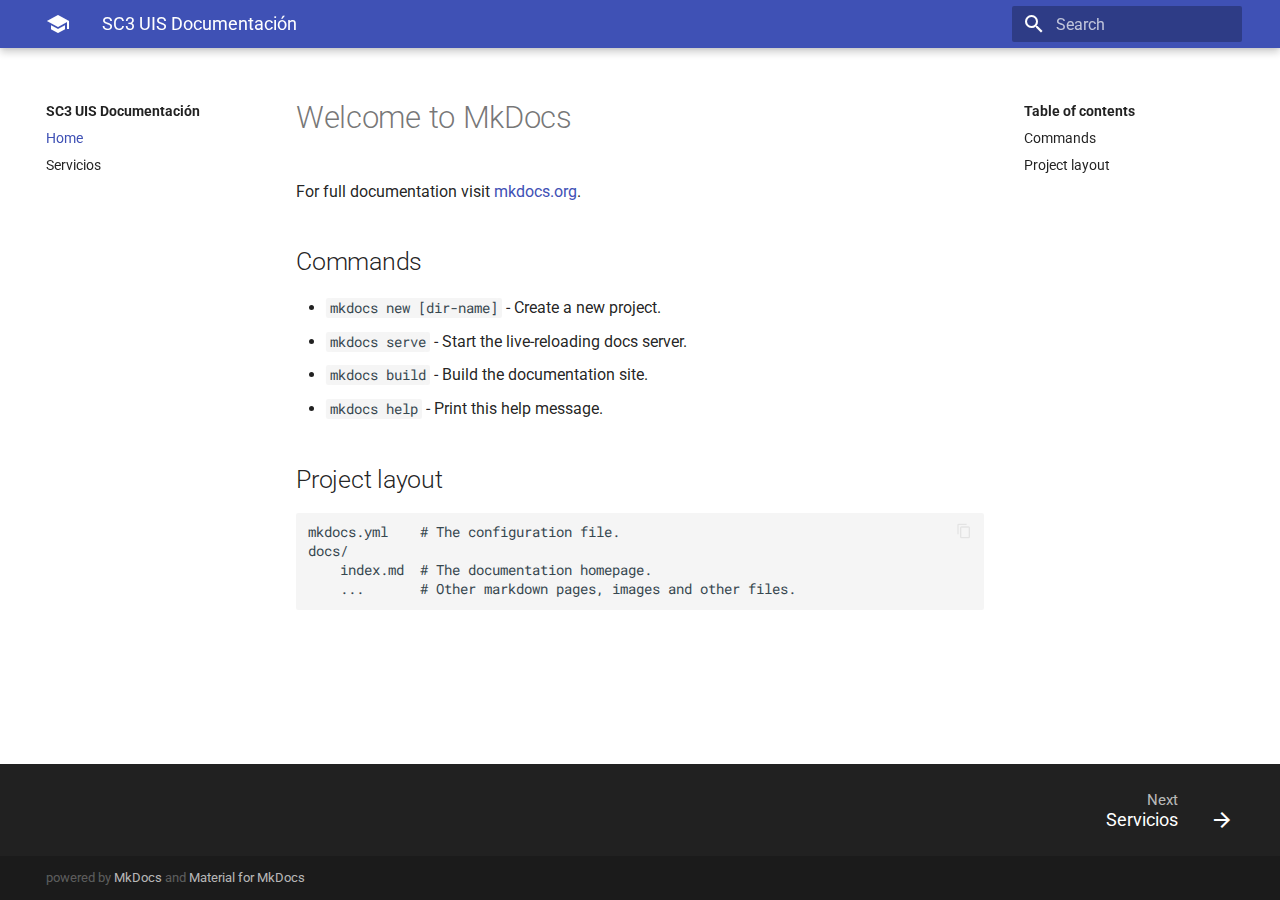
<file: sc3_website/docs/static/mkdocs_build/index.html>
<!doctype html>
<html lang="en" class="no-js">
  <head>
    
      <meta charset="utf-8">
      <meta name="viewport" content="width=device-width,initial-scale=1">
      <meta http-equiv="x-ua-compatible" content="ie=edge">
      
      
      
      
        <meta name="lang:clipboard.copy" content="Copy to clipboard">
      
        <meta name="lang:clipboard.copied" content="Copied to clipboard">
      
        <meta name="lang:search.language" content="en">
      
        <meta name="lang:search.pipeline.stopwords" content="True">
      
        <meta name="lang:search.pipeline.trimmer" content="True">
      
        <meta name="lang:search.result.none" content="No matching documents">
      
        <meta name="lang:search.result.one" content="1 matching document">
      
        <meta name="lang:search.result.other" content="# matching documents">
      
        <meta name="lang:search.tokenizer" content="[\s\-]+">
      
      <link rel="shortcut icon" href="assets/images/favicon.png">
      <meta name="generator" content="mkdocs-1.0.4, mkdocs-material-4.0.1">
    
    
      
        <title>SC3 UIS Documentación</title>
      
    
    
      <link rel="stylesheet" href="assets/stylesheets/application.982221ab.css">
      
      
    
    
      <script src="assets/javascripts/modernizr.1f0bcf2b.js"></script>
    
    
      
        <link href="https://fonts.gstatic.com" rel="preconnect" crossorigin>
        <link rel="stylesheet" href="https://fonts.googleapis.com/css?family=Roboto:300,400,400i,700|Roboto+Mono">
        <style>body,input{font-family:"Roboto","Helvetica Neue",Helvetica,Arial,sans-serif}code,kbd,pre{font-family:"Roboto Mono","Courier New",Courier,monospace}</style>
      
    
    <link rel="stylesheet" href="assets/fonts/material-icons.css">
    
    
    
      
    
    
  </head>
  
    <body dir="ltr">
  
    <svg class="md-svg">
      <defs>
        
        
      </defs>
    </svg>
    <input class="md-toggle" data-md-toggle="drawer" type="checkbox" id="__drawer" autocomplete="off">
    <input class="md-toggle" data-md-toggle="search" type="checkbox" id="__search" autocomplete="off">
    <label class="md-overlay" data-md-component="overlay" for="__drawer"></label>
    
      <a href="#welcome-to-mkdocs" tabindex="1" class="md-skip">
        Skip to content
      </a>
    
    
      <header class="md-header" data-md-component="header">
  <nav class="md-header-nav md-grid">
    <div class="md-flex">
      <div class="md-flex__cell md-flex__cell--shrink">
        <a href="." title="SC3 UIS Documentación" class="md-header-nav__button md-logo">
          
            <i class="md-icon"></i>
          
        </a>
      </div>
      <div class="md-flex__cell md-flex__cell--shrink">
        <label class="md-icon md-icon--menu md-header-nav__button" for="__drawer"></label>
      </div>
      <div class="md-flex__cell md-flex__cell--stretch">
        <div class="md-flex__ellipsis md-header-nav__title" data-md-component="title">
          
            <span class="md-header-nav__topic">
              SC3 UIS Documentación
            </span>
            <span class="md-header-nav__topic">
              Home
            </span>
          
        </div>
      </div>
      <div class="md-flex__cell md-flex__cell--shrink">
        
          <label class="md-icon md-icon--search md-header-nav__button" for="__search"></label>
          
<div class="md-search" data-md-component="search" role="dialog">
  <label class="md-search__overlay" for="__search"></label>
  <div class="md-search__inner" role="search">
    <form class="md-search__form" name="search">
      <input type="text" class="md-search__input" name="query" placeholder="Search" autocapitalize="off" autocorrect="off" autocomplete="off" spellcheck="false" data-md-component="query" data-md-state="active">
      <label class="md-icon md-search__icon" for="__search"></label>
      <button type="reset" class="md-icon md-search__icon" data-md-component="reset" tabindex="-1">
        &#xE5CD;
      </button>
    </form>
    <div class="md-search__output">
      <div class="md-search__scrollwrap" data-md-scrollfix>
        <div class="md-search-result" data-md-component="result">
          <div class="md-search-result__meta">
            Type to start searching
          </div>
          <ol class="md-search-result__list"></ol>
        </div>
      </div>
    </div>
  </div>
</div>
        
      </div>
      
    </div>
  </nav>
</header>
    
    <div class="md-container">
      
        
      
      
      <main class="md-main">
        <div class="md-main__inner md-grid" data-md-component="container">
          
            
              <div class="md-sidebar md-sidebar--primary" data-md-component="navigation">
                <div class="md-sidebar__scrollwrap">
                  <div class="md-sidebar__inner">
                    <nav class="md-nav md-nav--primary" data-md-level="0">
  <label class="md-nav__title md-nav__title--site" for="__drawer">
    <a href="." title="SC3 UIS Documentación" class="md-nav__button md-logo">
      
        <i class="md-icon"></i>
      
    </a>
    SC3 UIS Documentación
  </label>
  
  <ul class="md-nav__list" data-md-scrollfix>
    
      
      
      

  


  <li class="md-nav__item md-nav__item--active">
    
    <input class="md-toggle md-nav__toggle" data-md-toggle="toc" type="checkbox" id="__toc">
    
      
    
    
      <label class="md-nav__link md-nav__link--active" for="__toc">
        Home
      </label>
    
    <a href="." title="Home" class="md-nav__link md-nav__link--active">
      Home
    </a>
    
      
<nav class="md-nav md-nav--secondary">
  
  
    
  
  
    <label class="md-nav__title" for="__toc">Table of contents</label>
    <ul class="md-nav__list" data-md-scrollfix>
      
        <li class="md-nav__item">
  <a href="#commands" title="Commands" class="md-nav__link">
    Commands
  </a>
  
</li>
      
        <li class="md-nav__item">
  <a href="#project-layout" title="Project layout" class="md-nav__link">
    Project layout
  </a>
  
</li>
      
      
      
      
      
    </ul>
  
</nav>
    
  </li>

    
      
      
      


  <li class="md-nav__item">
    <a href="services/" title="Servicios" class="md-nav__link">
      Servicios
    </a>
  </li>

    
  </ul>
</nav>
                  </div>
                </div>
              </div>
            
            
              <div class="md-sidebar md-sidebar--secondary" data-md-component="toc">
                <div class="md-sidebar__scrollwrap">
                  <div class="md-sidebar__inner">
                    
<nav class="md-nav md-nav--secondary">
  
  
    
  
  
    <label class="md-nav__title" for="__toc">Table of contents</label>
    <ul class="md-nav__list" data-md-scrollfix>
      
        <li class="md-nav__item">
  <a href="#commands" title="Commands" class="md-nav__link">
    Commands
  </a>
  
</li>
      
        <li class="md-nav__item">
  <a href="#project-layout" title="Project layout" class="md-nav__link">
    Project layout
  </a>
  
</li>
      
      
      
      
      
    </ul>
  
</nav>
                  </div>
                </div>
              </div>
            
          
          <div class="md-content">
            <article class="md-content__inner md-typeset">
              
                
                
                <h1 id="welcome-to-mkdocs">Welcome to MkDocs</h1>
<p>For full documentation visit <a href="https://mkdocs.org">mkdocs.org</a>.</p>
<h2 id="commands">Commands</h2>
<ul>
<li><code>mkdocs new [dir-name]</code> - Create a new project.</li>
<li><code>mkdocs serve</code> - Start the live-reloading docs server.</li>
<li><code>mkdocs build</code> - Build the documentation site.</li>
<li><code>mkdocs help</code> - Print this help message.</li>
</ul>
<h2 id="project-layout">Project layout</h2>
<pre><code>mkdocs.yml    # The configuration file.
docs/
    index.md  # The documentation homepage.
    ...       # Other markdown pages, images and other files.
</code></pre>
                
                  
                
              
              
                


              
            </article>
          </div>
        </div>
      </main>
      
        
<footer class="md-footer">
  
    <div class="md-footer-nav">
      <nav class="md-footer-nav__inner md-grid">
        
        
          <a href="services/" title="Servicios" class="md-flex md-footer-nav__link md-footer-nav__link--next" rel="next">
            <div class="md-flex__cell md-flex__cell--stretch md-footer-nav__title">
              <span class="md-flex__ellipsis">
                <span class="md-footer-nav__direction">
                  Next
                </span>
                Servicios
              </span>
            </div>
            <div class="md-flex__cell md-flex__cell--shrink">
              <i class="md-icon md-icon--arrow-forward md-footer-nav__button"></i>
            </div>
          </a>
        
      </nav>
    </div>
  
  <div class="md-footer-meta md-typeset">
    <div class="md-footer-meta__inner md-grid">
      <div class="md-footer-copyright">
        
        powered by
        <a href="https://www.mkdocs.org">MkDocs</a>
        and
        <a href="https://squidfunk.github.io/mkdocs-material/">
          Material for MkDocs</a>
      </div>
      
    </div>
  </div>
</footer>
      
    </div>
    
      <script src="assets/javascripts/application.b806dc00.js"></script>
      
      <script>app.initialize({version:"1.0.4",url:{base:"."}})</script>
      
    
  </body>
</html>
</file>
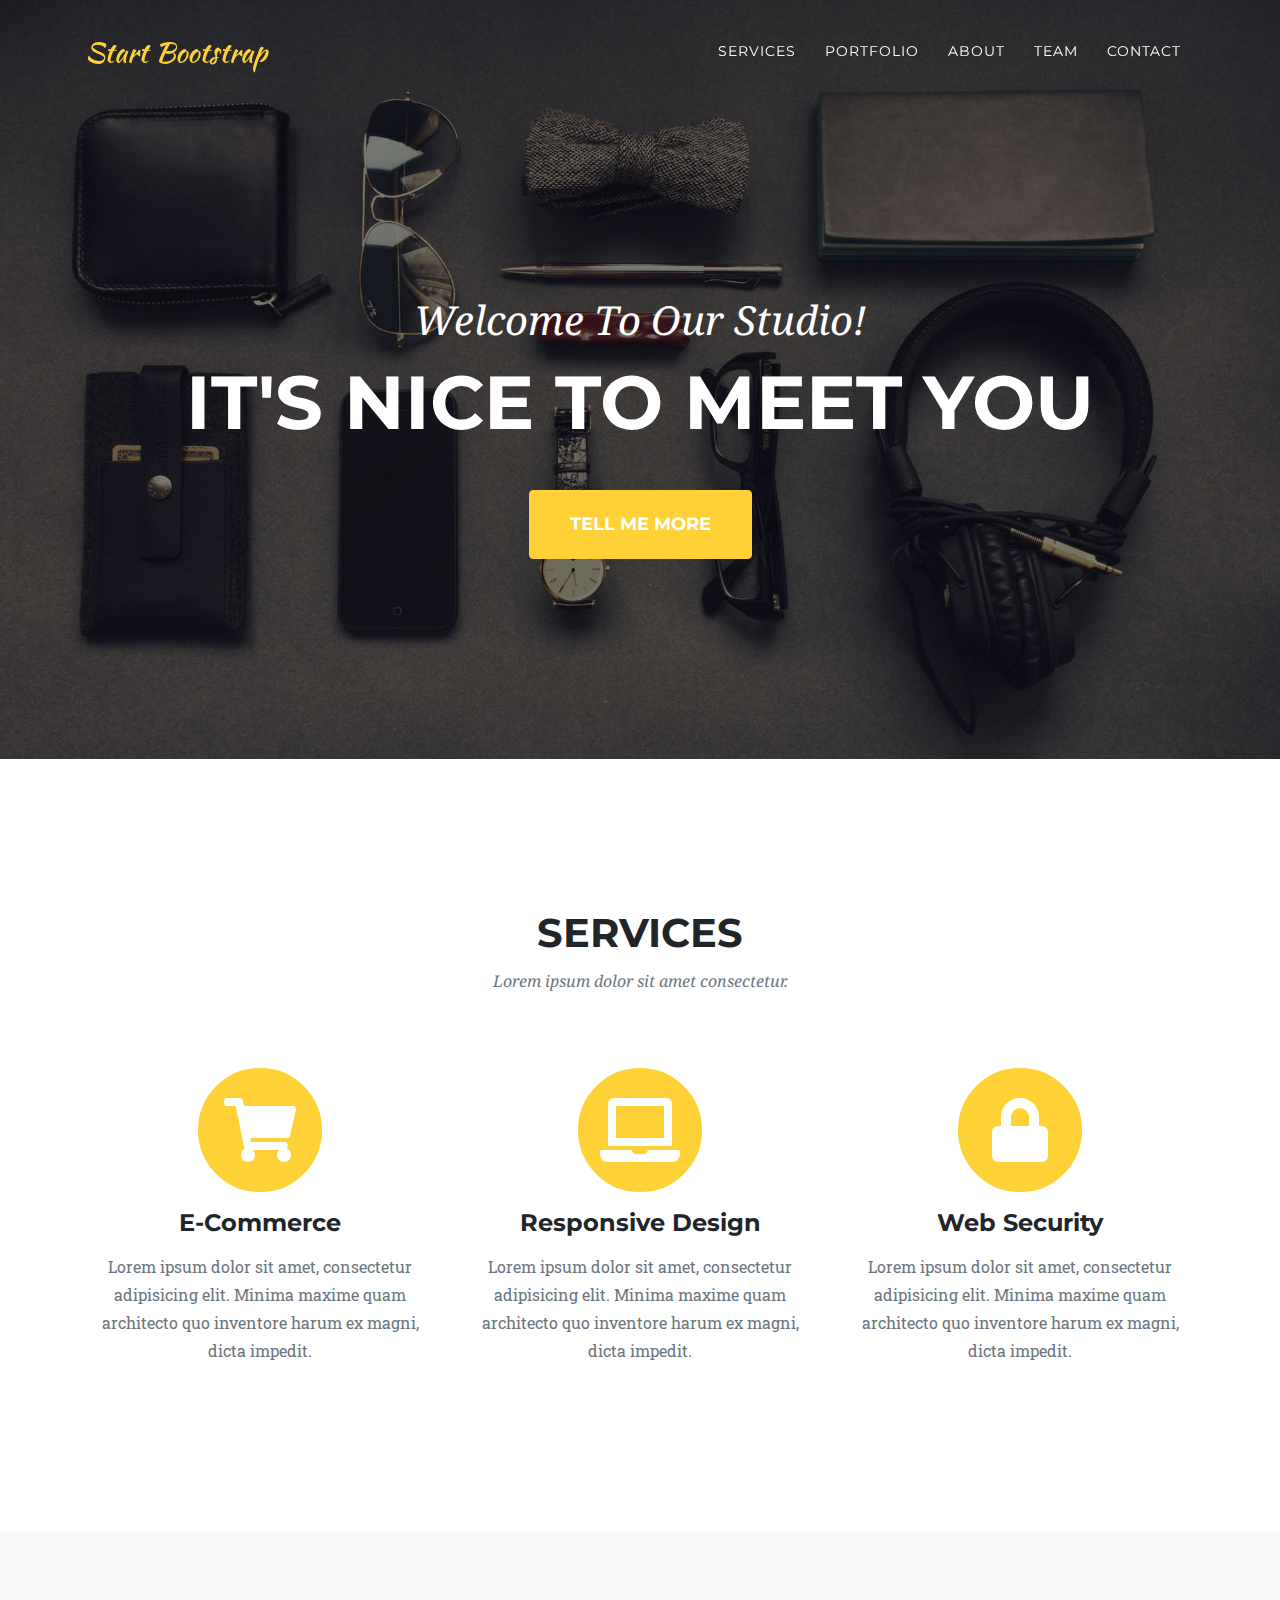
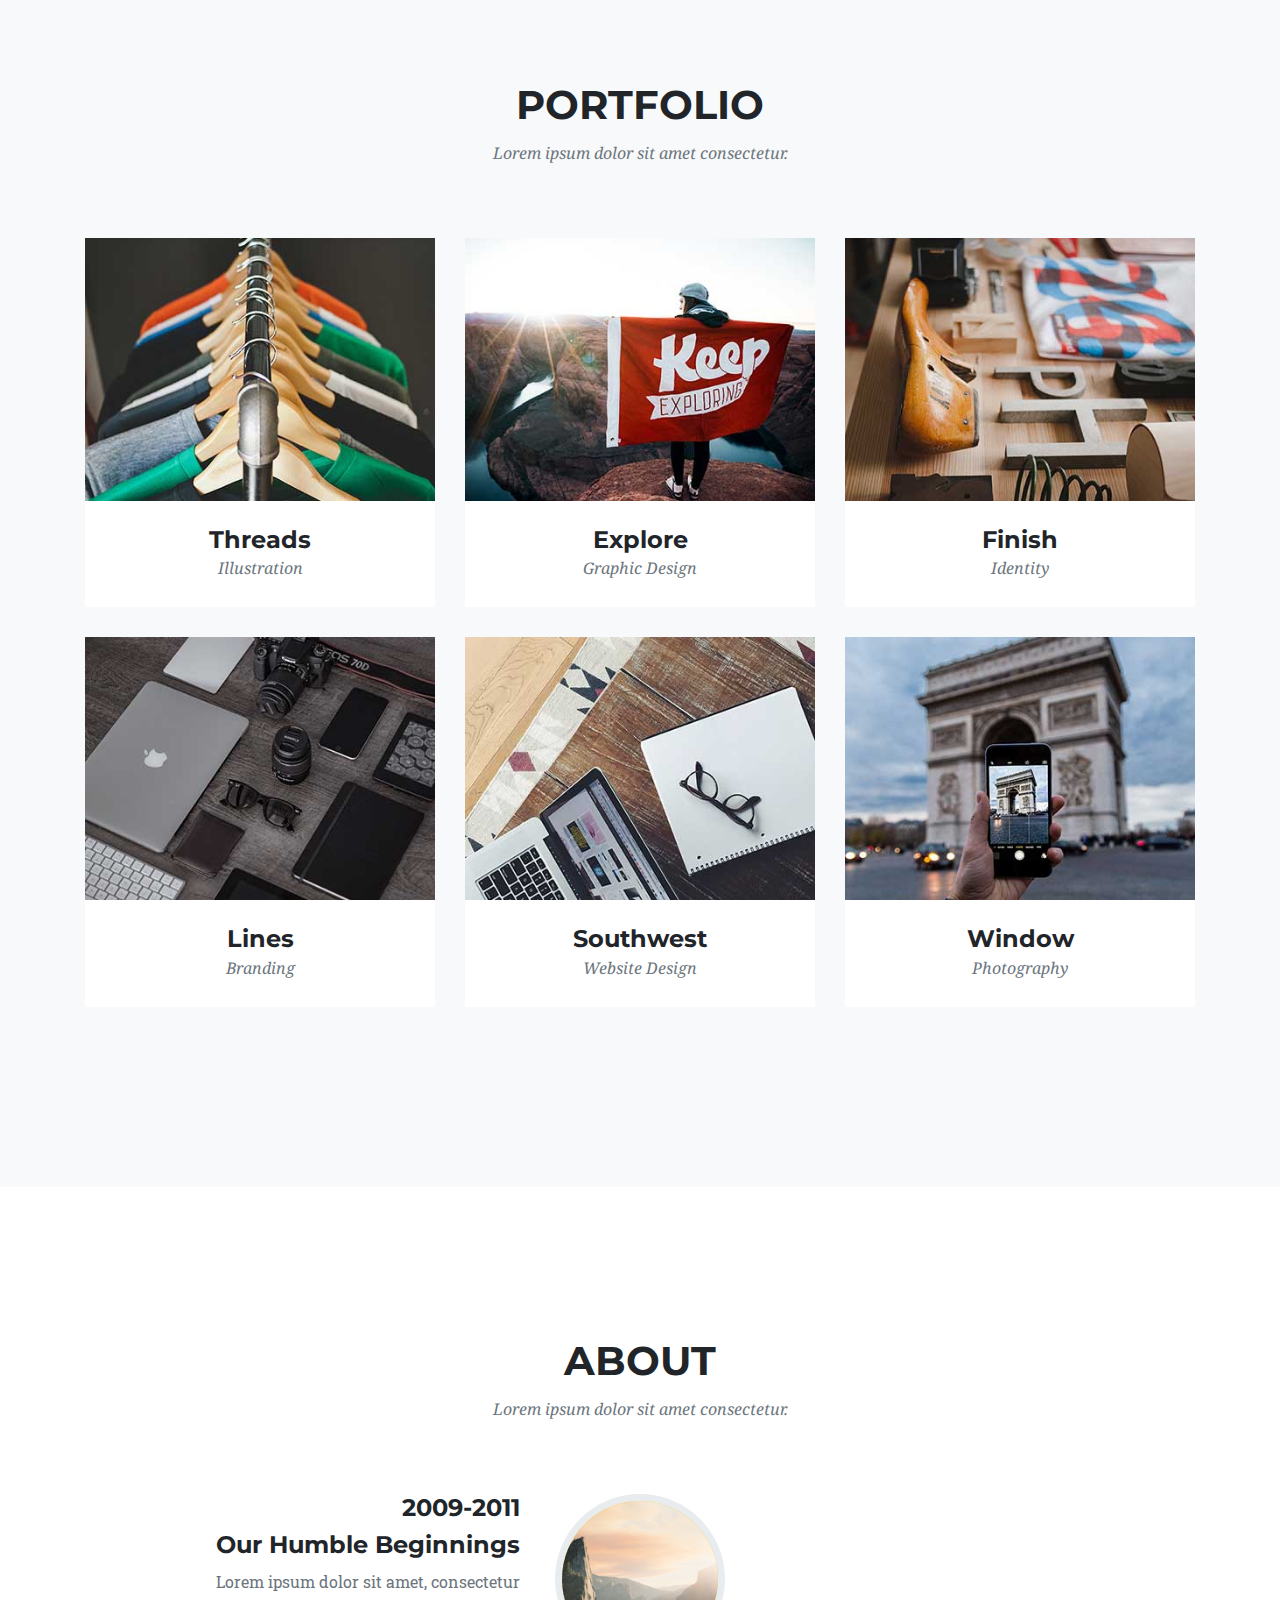
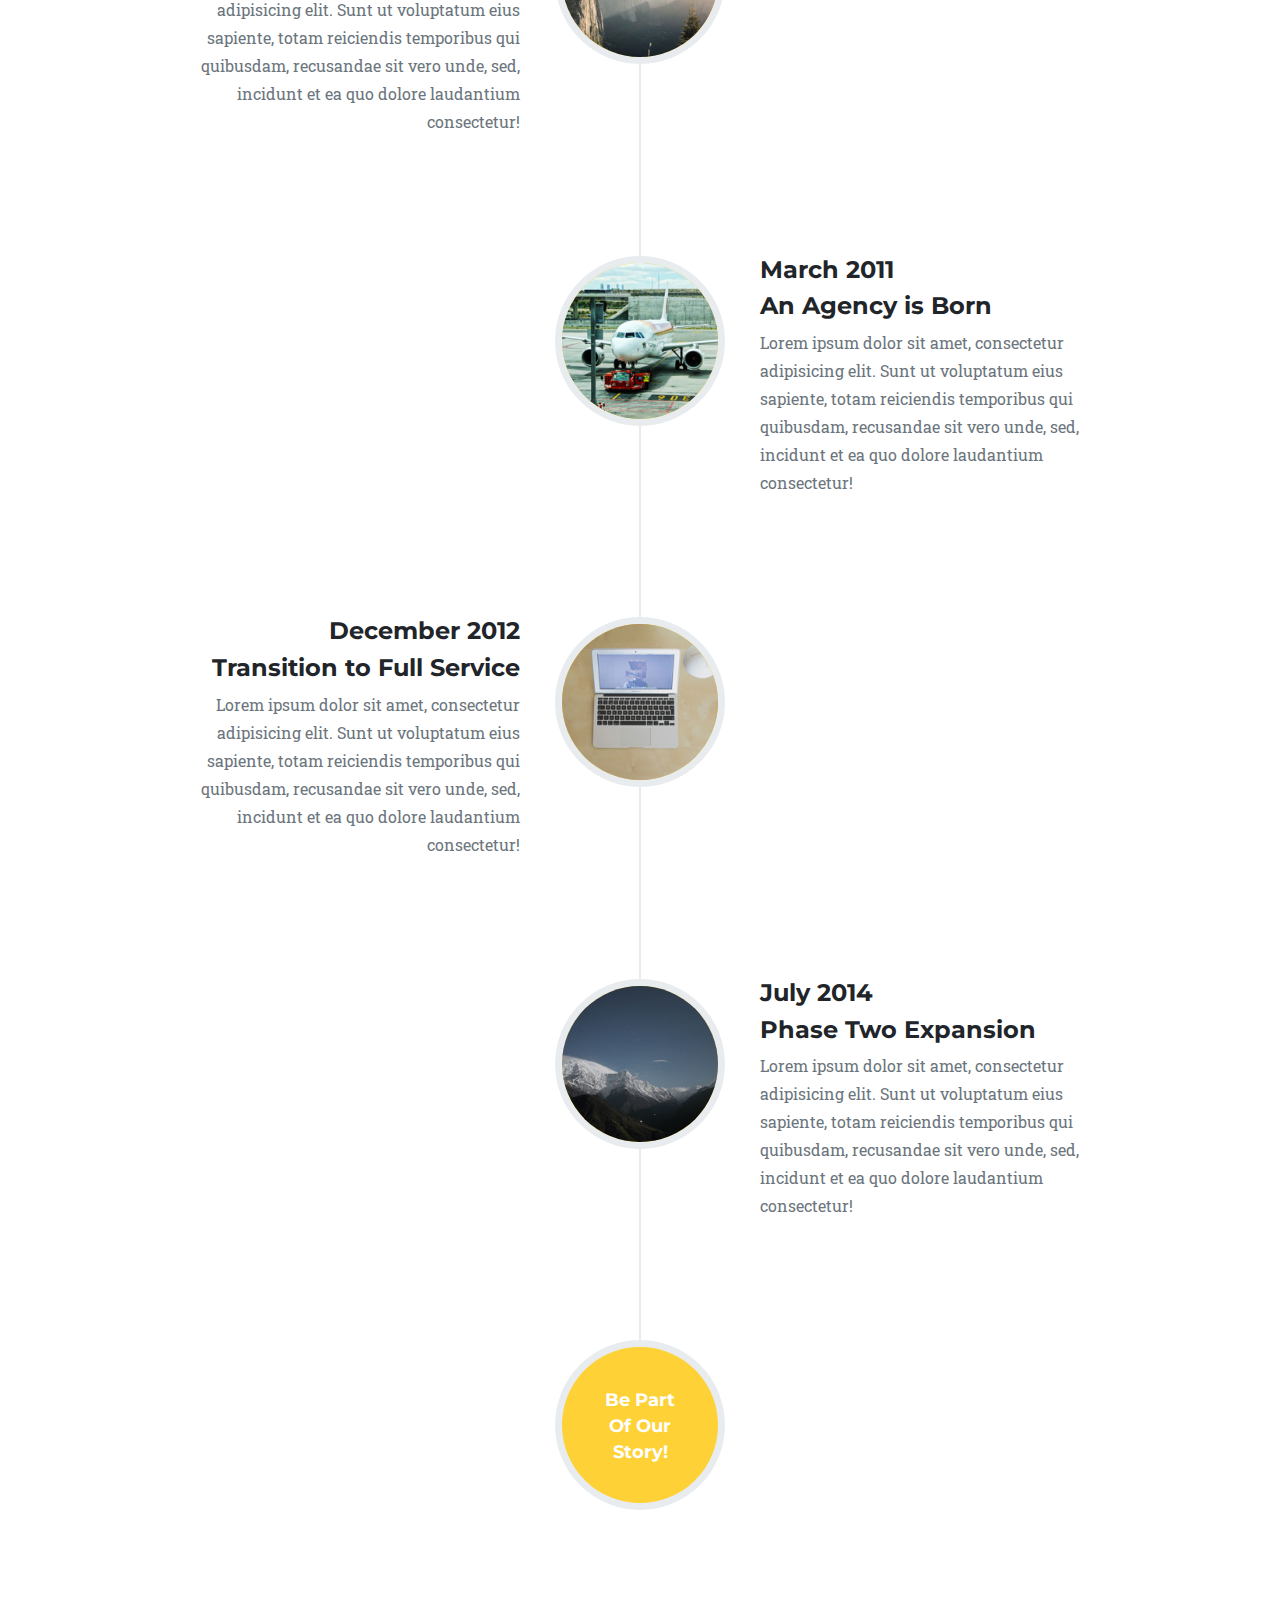
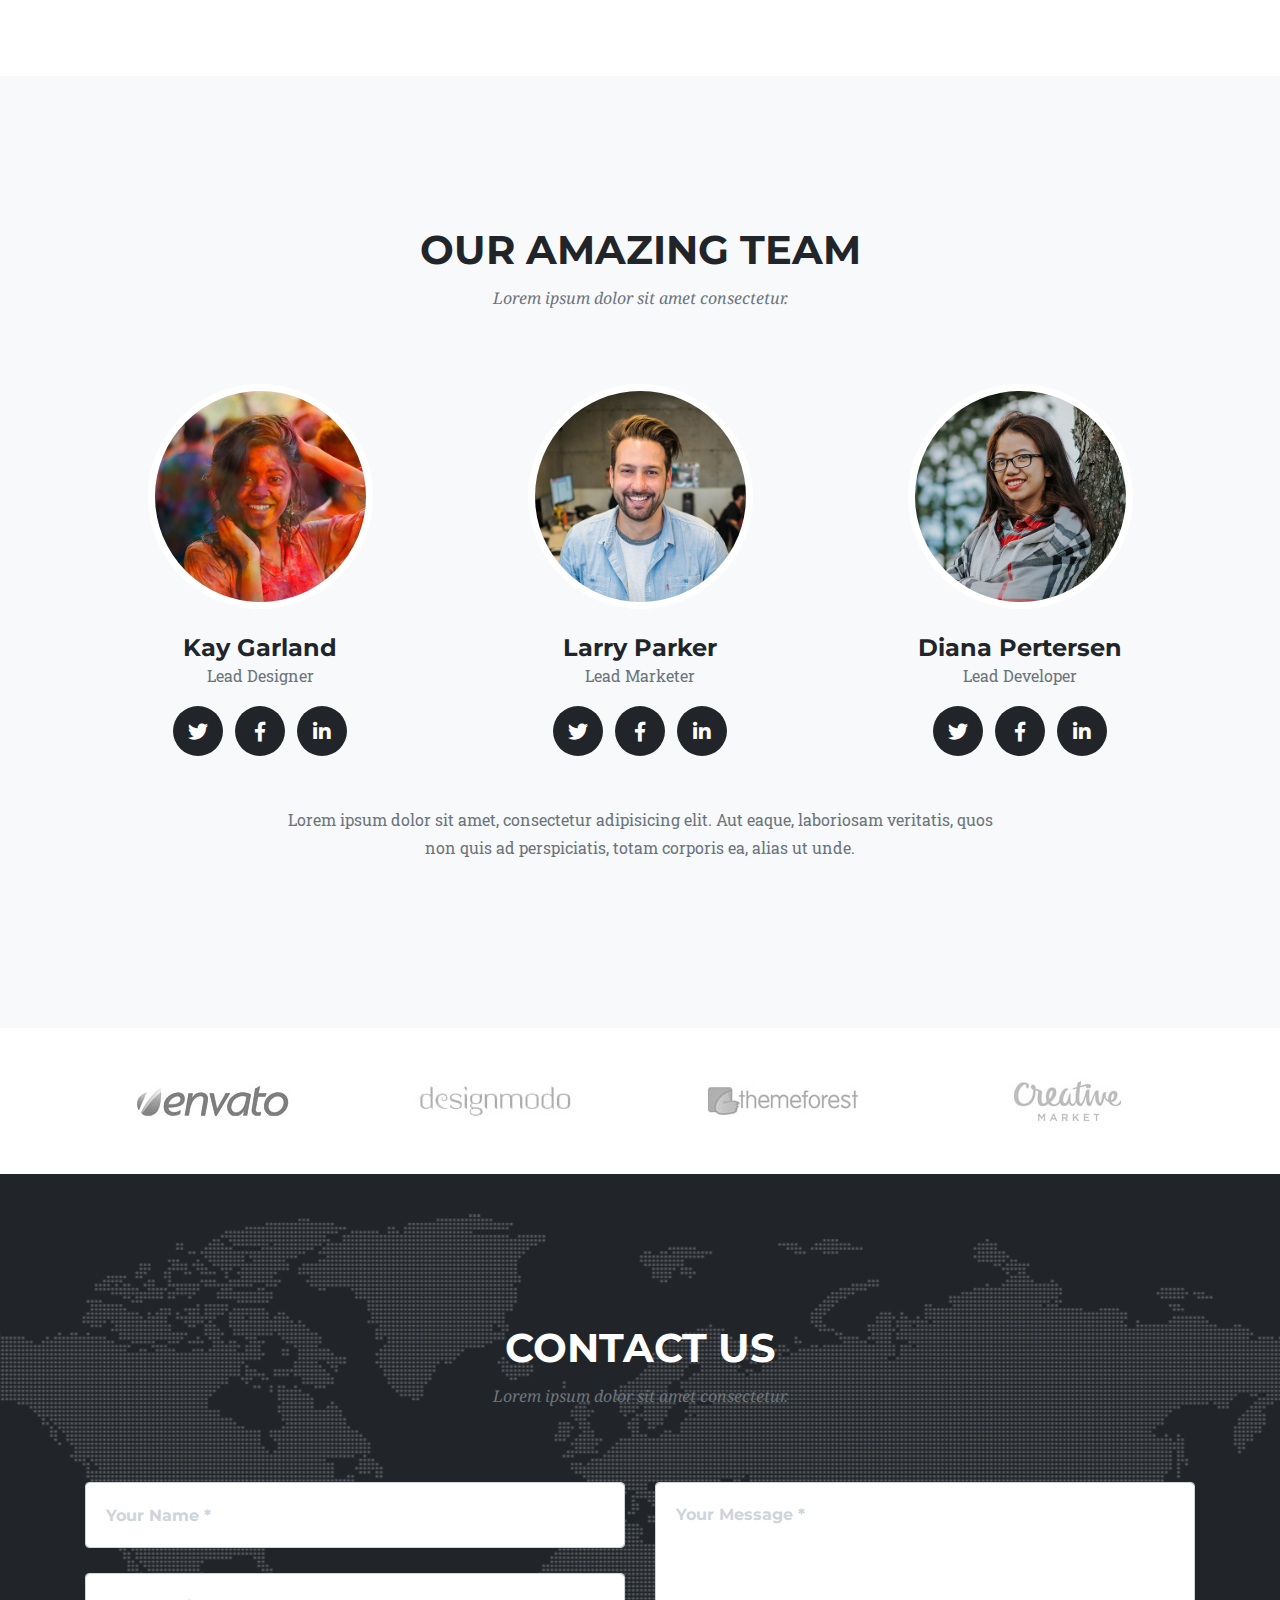
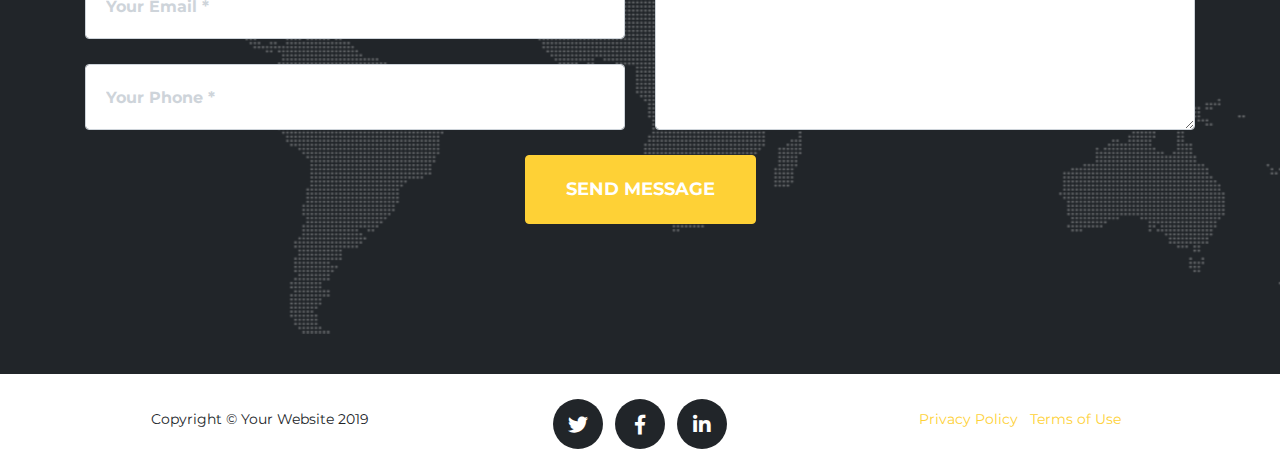
<file: sc3_website/home/static/home/index.html>
<!DOCTYPE html>
<html lang="en">

<head>

  <meta charset="utf-8">
  <meta name="viewport" content="width=device-width, initial-scale=1, shrink-to-fit=no">
  <meta name="description" content="">
  <meta name="author" content="">

  <title>Agency - Start Bootstrap Theme</title>

  <!-- Bootstrap core CSS -->
  <link href="vendor/bootstrap/css/bootstrap.min.css" rel="stylesheet">

  <!-- Custom fonts for this template -->
  <link href="vendor/fontawesome-free/css/all.min.css" rel="stylesheet" type="text/css">
  <link href="https://fonts.googleapis.com/css?family=Montserrat:400,700" rel="stylesheet" type="text/css">
  <link href='https://fonts.googleapis.com/css?family=Kaushan+Script' rel='stylesheet' type='text/css'>
  <link href='https://fonts.googleapis.com/css?family=Droid+Serif:400,700,400italic,700italic' rel='stylesheet' type='text/css'>
  <link href='https://fonts.googleapis.com/css?family=Roboto+Slab:400,100,300,700' rel='stylesheet' type='text/css'>

  <!-- Custom styles for this template -->
  <link href="css/agency.min.css" rel="stylesheet">

</head>

<body id="page-top">

  <!-- Navigation -->
  <nav class="navbar navbar-expand-lg navbar-dark fixed-top" id="mainNav">
    <div class="container">
      <a class="navbar-brand js-scroll-trigger" href="#page-top">Start Bootstrap</a>
      <button class="navbar-toggler navbar-toggler-right" type="button" data-toggle="collapse" data-target="#navbarResponsive" aria-controls="navbarResponsive" aria-expanded="false" aria-label="Toggle navigation">
        Menu
        <i class="fas fa-bars"></i>
      </button>
      <div class="collapse navbar-collapse" id="navbarResponsive">
        <ul class="navbar-nav text-uppercase ml-auto">
          <li class="nav-item">
            <a class="nav-link js-scroll-trigger" href="#services">Services</a>
          </li>
          <li class="nav-item">
            <a class="nav-link js-scroll-trigger" href="#portfolio">Portfolio</a>
          </li>
          <li class="nav-item">
            <a class="nav-link js-scroll-trigger" href="#about">About</a>
          </li>
          <li class="nav-item">
            <a class="nav-link js-scroll-trigger" href="#team">Team</a>
          </li>
          <li class="nav-item">
            <a class="nav-link js-scroll-trigger" href="#contact">Contact</a>
          </li>
        </ul>
      </div>
    </div>
  </nav>

  <!-- Header -->
  <header class="masthead">
    <div class="container">
      <div class="intro-text">
        <div class="intro-lead-in">Welcome To Our Studio!</div>
        <div class="intro-heading text-uppercase">It's Nice To Meet You</div>
        <a class="btn btn-primary btn-xl text-uppercase js-scroll-trigger" href="#services">Tell Me More</a>
      </div>
    </div>
  </header>

  <!-- Services -->
  <section id="services">
    <div class="container">
      <div class="row">
        <div class="col-lg-12 text-center">
          <h2 class="section-heading text-uppercase">Services</h2>
          <h3 class="section-subheading text-muted">Lorem ipsum dolor sit amet consectetur.</h3>
        </div>
      </div>
      <div class="row text-center">
        <div class="col-md-4">
          <span class="fa-stack fa-4x">
            <i class="fas fa-circle fa-stack-2x text-primary"></i>
            <i class="fas fa-shopping-cart fa-stack-1x fa-inverse"></i>
          </span>
          <h4 class="service-heading">E-Commerce</h4>
          <p class="text-muted">Lorem ipsum dolor sit amet, consectetur adipisicing elit. Minima maxime quam architecto quo inventore harum ex magni, dicta impedit.</p>
        </div>
        <div class="col-md-4">
          <span class="fa-stack fa-4x">
            <i class="fas fa-circle fa-stack-2x text-primary"></i>
            <i class="fas fa-laptop fa-stack-1x fa-inverse"></i>
          </span>
          <h4 class="service-heading">Responsive Design</h4>
          <p class="text-muted">Lorem ipsum dolor sit amet, consectetur adipisicing elit. Minima maxime quam architecto quo inventore harum ex magni, dicta impedit.</p>
        </div>
        <div class="col-md-4">
          <span class="fa-stack fa-4x">
            <i class="fas fa-circle fa-stack-2x text-primary"></i>
            <i class="fas fa-lock fa-stack-1x fa-inverse"></i>
          </span>
          <h4 class="service-heading">Web Security</h4>
          <p class="text-muted">Lorem ipsum dolor sit amet, consectetur adipisicing elit. Minima maxime quam architecto quo inventore harum ex magni, dicta impedit.</p>
        </div>
      </div>
    </div>
  </section>

  <!-- Portfolio Grid -->
  <section class="bg-light" id="portfolio">
    <div class="container">
      <div class="row">
        <div class="col-lg-12 text-center">
          <h2 class="section-heading text-uppercase">Portfolio</h2>
          <h3 class="section-subheading text-muted">Lorem ipsum dolor sit amet consectetur.</h3>
        </div>
      </div>
      <div class="row">
        <div class="col-md-4 col-sm-6 portfolio-item">
          <a class="portfolio-link" data-toggle="modal" href="#portfolioModal1">
            <div class="portfolio-hover">
              <div class="portfolio-hover-content">
                <i class="fas fa-plus fa-3x"></i>
              </div>
            </div>
            <img class="img-fluid" src="img/portfolio/01-thumbnail.jpg" alt="">
          </a>
          <div class="portfolio-caption">
            <h4>Threads</h4>
            <p class="text-muted">Illustration</p>
          </div>
        </div>
        <div class="col-md-4 col-sm-6 portfolio-item">
          <a class="portfolio-link" data-toggle="modal" href="#portfolioModal2">
            <div class="portfolio-hover">
              <div class="portfolio-hover-content">
                <i class="fas fa-plus fa-3x"></i>
              </div>
            </div>
            <img class="img-fluid" src="img/portfolio/02-thumbnail.jpg" alt="">
          </a>
          <div class="portfolio-caption">
            <h4>Explore</h4>
            <p class="text-muted">Graphic Design</p>
          </div>
        </div>
        <div class="col-md-4 col-sm-6 portfolio-item">
          <a class="portfolio-link" data-toggle="modal" href="#portfolioModal3">
            <div class="portfolio-hover">
              <div class="portfolio-hover-content">
                <i class="fas fa-plus fa-3x"></i>
              </div>
            </div>
            <img class="img-fluid" src="img/portfolio/03-thumbnail.jpg" alt="">
          </a>
          <div class="portfolio-caption">
            <h4>Finish</h4>
            <p class="text-muted">Identity</p>
          </div>
        </div>
        <div class="col-md-4 col-sm-6 portfolio-item">
          <a class="portfolio-link" data-toggle="modal" href="#portfolioModal4">
            <div class="portfolio-hover">
              <div class="portfolio-hover-content">
                <i class="fas fa-plus fa-3x"></i>
              </div>
            </div>
            <img class="img-fluid" src="img/portfolio/04-thumbnail.jpg" alt="">
          </a>
          <div class="portfolio-caption">
            <h4>Lines</h4>
            <p class="text-muted">Branding</p>
          </div>
        </div>
        <div class="col-md-4 col-sm-6 portfolio-item">
          <a class="portfolio-link" data-toggle="modal" href="#portfolioModal5">
            <div class="portfolio-hover">
              <div class="portfolio-hover-content">
                <i class="fas fa-plus fa-3x"></i>
              </div>
            </div>
            <img class="img-fluid" src="img/portfolio/05-thumbnail.jpg" alt="">
          </a>
          <div class="portfolio-caption">
            <h4>Southwest</h4>
            <p class="text-muted">Website Design</p>
          </div>
        </div>
        <div class="col-md-4 col-sm-6 portfolio-item">
          <a class="portfolio-link" data-toggle="modal" href="#portfolioModal6">
            <div class="portfolio-hover">
              <div class="portfolio-hover-content">
                <i class="fas fa-plus fa-3x"></i>
              </div>
            </div>
            <img class="img-fluid" src="img/portfolio/06-thumbnail.jpg" alt="">
          </a>
          <div class="portfolio-caption">
            <h4>Window</h4>
            <p class="text-muted">Photography</p>
          </div>
        </div>
      </div>
    </div>
  </section>

  <!-- About -->
  <section id="about">
    <div class="container">
      <div class="row">
        <div class="col-lg-12 text-center">
          <h2 class="section-heading text-uppercase">About</h2>
          <h3 class="section-subheading text-muted">Lorem ipsum dolor sit amet consectetur.</h3>
        </div>
      </div>
      <div class="row">
        <div class="col-lg-12">
          <ul class="timeline">
            <li>
              <div class="timeline-image">
                <img class="rounded-circle img-fluid" src="img/about/1.jpg" alt="">
              </div>
              <div class="timeline-panel">
                <div class="timeline-heading">
                  <h4>2009-2011</h4>
                  <h4 class="subheading">Our Humble Beginnings</h4>
                </div>
                <div class="timeline-body">
                  <p class="text-muted">Lorem ipsum dolor sit amet, consectetur adipisicing elit. Sunt ut voluptatum eius sapiente, totam reiciendis temporibus qui quibusdam, recusandae sit vero unde, sed, incidunt et ea quo dolore laudantium consectetur!</p>
                </div>
              </div>
            </li>
            <li class="timeline-inverted">
              <div class="timeline-image">
                <img class="rounded-circle img-fluid" src="img/about/2.jpg" alt="">
              </div>
              <div class="timeline-panel">
                <div class="timeline-heading">
                  <h4>March 2011</h4>
                  <h4 class="subheading">An Agency is Born</h4>
                </div>
                <div class="timeline-body">
                  <p class="text-muted">Lorem ipsum dolor sit amet, consectetur adipisicing elit. Sunt ut voluptatum eius sapiente, totam reiciendis temporibus qui quibusdam, recusandae sit vero unde, sed, incidunt et ea quo dolore laudantium consectetur!</p>
                </div>
              </div>
            </li>
            <li>
              <div class="timeline-image">
                <img class="rounded-circle img-fluid" src="img/about/3.jpg" alt="">
              </div>
              <div class="timeline-panel">
                <div class="timeline-heading">
                  <h4>December 2012</h4>
                  <h4 class="subheading">Transition to Full Service</h4>
                </div>
                <div class="timeline-body">
                  <p class="text-muted">Lorem ipsum dolor sit amet, consectetur adipisicing elit. Sunt ut voluptatum eius sapiente, totam reiciendis temporibus qui quibusdam, recusandae sit vero unde, sed, incidunt et ea quo dolore laudantium consectetur!</p>
                </div>
              </div>
            </li>
            <li class="timeline-inverted">
              <div class="timeline-image">
                <img class="rounded-circle img-fluid" src="img/about/4.jpg" alt="">
              </div>
              <div class="timeline-panel">
                <div class="timeline-heading">
                  <h4>July 2014</h4>
                  <h4 class="subheading">Phase Two Expansion</h4>
                </div>
                <div class="timeline-body">
                  <p class="text-muted">Lorem ipsum dolor sit amet, consectetur adipisicing elit. Sunt ut voluptatum eius sapiente, totam reiciendis temporibus qui quibusdam, recusandae sit vero unde, sed, incidunt et ea quo dolore laudantium consectetur!</p>
                </div>
              </div>
            </li>
            <li class="timeline-inverted">
              <div class="timeline-image">
                <h4>Be Part
                  <br>Of Our
                  <br>Story!</h4>
              </div>
            </li>
          </ul>
        </div>
      </div>
    </div>
  </section>

  <!-- Team -->
  <section class="bg-light" id="team">
    <div class="container">
      <div class="row">
        <div class="col-lg-12 text-center">
          <h2 class="section-heading text-uppercase">Our Amazing Team</h2>
          <h3 class="section-subheading text-muted">Lorem ipsum dolor sit amet consectetur.</h3>
        </div>
      </div>
      <div class="row">
        <div class="col-sm-4">
          <div class="team-member">
            <img class="mx-auto rounded-circle" src="img/team/1.jpg" alt="">
            <h4>Kay Garland</h4>
            <p class="text-muted">Lead Designer</p>
            <ul class="list-inline social-buttons">
              <li class="list-inline-item">
                <a href="#">
                  <i class="fab fa-twitter"></i>
                </a>
              </li>
              <li class="list-inline-item">
                <a href="#">
                  <i class="fab fa-facebook-f"></i>
                </a>
              </li>
              <li class="list-inline-item">
                <a href="#">
                  <i class="fab fa-linkedin-in"></i>
                </a>
              </li>
            </ul>
          </div>
        </div>
        <div class="col-sm-4">
          <div class="team-member">
            <img class="mx-auto rounded-circle" src="img/team/2.jpg" alt="">
            <h4>Larry Parker</h4>
            <p class="text-muted">Lead Marketer</p>
            <ul class="list-inline social-buttons">
              <li class="list-inline-item">
                <a href="#">
                  <i class="fab fa-twitter"></i>
                </a>
              </li>
              <li class="list-inline-item">
                <a href="#">
                  <i class="fab fa-facebook-f"></i>
                </a>
              </li>
              <li class="list-inline-item">
                <a href="#">
                  <i class="fab fa-linkedin-in"></i>
                </a>
              </li>
            </ul>
          </div>
        </div>
        <div class="col-sm-4">
          <div class="team-member">
            <img class="mx-auto rounded-circle" src="img/team/3.jpg" alt="">
            <h4>Diana Pertersen</h4>
            <p class="text-muted">Lead Developer</p>
            <ul class="list-inline social-buttons">
              <li class="list-inline-item">
                <a href="#">
                  <i class="fab fa-twitter"></i>
                </a>
              </li>
              <li class="list-inline-item">
                <a href="#">
                  <i class="fab fa-facebook-f"></i>
                </a>
              </li>
              <li class="list-inline-item">
                <a href="#">
                  <i class="fab fa-linkedin-in"></i>
                </a>
              </li>
            </ul>
          </div>
        </div>
      </div>
      <div class="row">
        <div class="col-lg-8 mx-auto text-center">
          <p class="large text-muted">Lorem ipsum dolor sit amet, consectetur adipisicing elit. Aut eaque, laboriosam veritatis, quos non quis ad perspiciatis, totam corporis ea, alias ut unde.</p>
        </div>
      </div>
    </div>
  </section>

  <!-- Clients -->
  <section class="py-5">
    <div class="container">
      <div class="row">
        <div class="col-md-3 col-sm-6">
          <a href="#">
            <img class="img-fluid d-block mx-auto" src="img/logos/envato.jpg" alt="">
          </a>
        </div>
        <div class="col-md-3 col-sm-6">
          <a href="#">
            <img class="img-fluid d-block mx-auto" src="img/logos/designmodo.jpg" alt="">
          </a>
        </div>
        <div class="col-md-3 col-sm-6">
          <a href="#">
            <img class="img-fluid d-block mx-auto" src="img/logos/themeforest.jpg" alt="">
          </a>
        </div>
        <div class="col-md-3 col-sm-6">
          <a href="#">
            <img class="img-fluid d-block mx-auto" src="img/logos/creative-market.jpg" alt="">
          </a>
        </div>
      </div>
    </div>
  </section>

  <!-- Contact -->
  <section id="contact">
    <div class="container">
      <div class="row">
        <div class="col-lg-12 text-center">
          <h2 class="section-heading text-uppercase">Contact Us</h2>
          <h3 class="section-subheading text-muted">Lorem ipsum dolor sit amet consectetur.</h3>
        </div>
      </div>
      <div class="row">
        <div class="col-lg-12">
          <form id="contactForm" name="sentMessage" novalidate="novalidate">
            <div class="row">
              <div class="col-md-6">
                <div class="form-group">
                  <input class="form-control" id="name" type="text" placeholder="Your Name *" required="required" data-validation-required-message="Please enter your name.">
                  <p class="help-block text-danger"></p>
                </div>
                <div class="form-group">
                  <input class="form-control" id="email" type="email" placeholder="Your Email *" required="required" data-validation-required-message="Please enter your email address.">
                  <p class="help-block text-danger"></p>
                </div>
                <div class="form-group">
                  <input class="form-control" id="phone" type="tel" placeholder="Your Phone *" required="required" data-validation-required-message="Please enter your phone number.">
                  <p class="help-block text-danger"></p>
                </div>
              </div>
              <div class="col-md-6">
                <div class="form-group">
                  <textarea class="form-control" id="message" placeholder="Your Message *" required="required" data-validation-required-message="Please enter a message."></textarea>
                  <p class="help-block text-danger"></p>
                </div>
              </div>
              <div class="clearfix"></div>
              <div class="col-lg-12 text-center">
                <div id="success"></div>
                <button id="sendMessageButton" class="btn btn-primary btn-xl text-uppercase" type="submit">Send Message</button>
              </div>
            </div>
          </form>
        </div>
      </div>
    </div>
  </section>

  <!-- Footer -->
  <footer>
    <div class="container">
      <div class="row">
        <div class="col-md-4">
          <span class="copyright">Copyright &copy; Your Website 2019</span>
        </div>
        <div class="col-md-4">
          <ul class="list-inline social-buttons">
            <li class="list-inline-item">
              <a href="#">
                <i class="fab fa-twitter"></i>
              </a>
            </li>
            <li class="list-inline-item">
              <a href="#">
                <i class="fab fa-facebook-f"></i>
              </a>
            </li>
            <li class="list-inline-item">
              <a href="#">
                <i class="fab fa-linkedin-in"></i>
              </a>
            </li>
          </ul>
        </div>
        <div class="col-md-4">
          <ul class="list-inline quicklinks">
            <li class="list-inline-item">
              <a href="#">Privacy Policy</a>
            </li>
            <li class="list-inline-item">
              <a href="#">Terms of Use</a>
            </li>
          </ul>
        </div>
      </div>
    </div>
  </footer>

  <!-- Portfolio Modals -->

  <!-- Modal 1 -->
  <div class="portfolio-modal modal fade" id="portfolioModal1" tabindex="-1" role="dialog" aria-hidden="true">
    <div class="modal-dialog">
      <div class="modal-content">
        <div class="close-modal" data-dismiss="modal">
          <div class="lr">
            <div class="rl"></div>
          </div>
        </div>
        <div class="container">
          <div class="row">
            <div class="col-lg-8 mx-auto">
              <div class="modal-body">
                <!-- Project Details Go Here -->
                <h2 class="text-uppercase">Project Name</h2>
                <p class="item-intro text-muted">Lorem ipsum dolor sit amet consectetur.</p>
                <img class="img-fluid d-block mx-auto" src="img/portfolio/01-full.jpg" alt="">
                <p>Use this area to describe your project. Lorem ipsum dolor sit amet, consectetur adipisicing elit. Est blanditiis dolorem culpa incidunt minus dignissimos deserunt repellat aperiam quasi sunt officia expedita beatae cupiditate, maiores repudiandae, nostrum, reiciendis facere nemo!</p>
                <ul class="list-inline">
                  <li>Date: January 2017</li>
                  <li>Client: Threads</li>
                  <li>Category: Illustration</li>
                </ul>
                <button class="btn btn-primary" data-dismiss="modal" type="button">
                  <i class="fas fa-times"></i>
                  Close Project</button>
              </div>
            </div>
          </div>
        </div>
      </div>
    </div>
  </div>

  <!-- Modal 2 -->
  <div class="portfolio-modal modal fade" id="portfolioModal2" tabindex="-1" role="dialog" aria-hidden="true">
    <div class="modal-dialog">
      <div class="modal-content">
        <div class="close-modal" data-dismiss="modal">
          <div class="lr">
            <div class="rl"></div>
          </div>
        </div>
        <div class="container">
          <div class="row">
            <div class="col-lg-8 mx-auto">
              <div class="modal-body">
                <!-- Project Details Go Here -->
                <h2 class="text-uppercase">Project Name</h2>
                <p class="item-intro text-muted">Lorem ipsum dolor sit amet consectetur.</p>
                <img class="img-fluid d-block mx-auto" src="img/portfolio/02-full.jpg" alt="">
                <p>Use this area to describe your project. Lorem ipsum dolor sit amet, consectetur adipisicing elit. Est blanditiis dolorem culpa incidunt minus dignissimos deserunt repellat aperiam quasi sunt officia expedita beatae cupiditate, maiores repudiandae, nostrum, reiciendis facere nemo!</p>
                <ul class="list-inline">
                  <li>Date: January 2017</li>
                  <li>Client: Explore</li>
                  <li>Category: Graphic Design</li>
                </ul>
                <button class="btn btn-primary" data-dismiss="modal" type="button">
                  <i class="fas fa-times"></i>
                  Close Project</button>
              </div>
            </div>
          </div>
        </div>
      </div>
    </div>
  </div>

  <!-- Modal 3 -->
  <div class="portfolio-modal modal fade" id="portfolioModal3" tabindex="-1" role="dialog" aria-hidden="true">
    <div class="modal-dialog">
      <div class="modal-content">
        <div class="close-modal" data-dismiss="modal">
          <div class="lr">
            <div class="rl"></div>
          </div>
        </div>
        <div class="container">
          <div class="row">
            <div class="col-lg-8 mx-auto">
              <div class="modal-body">
                <!-- Project Details Go Here -->
                <h2 class="text-uppercase">Project Name</h2>
                <p class="item-intro text-muted">Lorem ipsum dolor sit amet consectetur.</p>
                <img class="img-fluid d-block mx-auto" src="img/portfolio/03-full.jpg" alt="">
                <p>Use this area to describe your project. Lorem ipsum dolor sit amet, consectetur adipisicing elit. Est blanditiis dolorem culpa incidunt minus dignissimos deserunt repellat aperiam quasi sunt officia expedita beatae cupiditate, maiores repudiandae, nostrum, reiciendis facere nemo!</p>
                <ul class="list-inline">
                  <li>Date: January 2017</li>
                  <li>Client: Finish</li>
                  <li>Category: Identity</li>
                </ul>
                <button class="btn btn-primary" data-dismiss="modal" type="button">
                  <i class="fas fa-times"></i>
                  Close Project</button>
              </div>
            </div>
          </div>
        </div>
      </div>
    </div>
  </div>

  <!-- Modal 4 -->
  <div class="portfolio-modal modal fade" id="portfolioModal4" tabindex="-1" role="dialog" aria-hidden="true">
    <div class="modal-dialog">
      <div class="modal-content">
        <div class="close-modal" data-dismiss="modal">
          <div class="lr">
            <div class="rl"></div>
          </div>
        </div>
        <div class="container">
          <div class="row">
            <div class="col-lg-8 mx-auto">
              <div class="modal-body">
                <!-- Project Details Go Here -->
                <h2 class="text-uppercase">Project Name</h2>
                <p class="item-intro text-muted">Lorem ipsum dolor sit amet consectetur.</p>
                <img class="img-fluid d-block mx-auto" src="img/portfolio/04-full.jpg" alt="">
                <p>Use this area to describe your project. Lorem ipsum dolor sit amet, consectetur adipisicing elit. Est blanditiis dolorem culpa incidunt minus dignissimos deserunt repellat aperiam quasi sunt officia expedita beatae cupiditate, maiores repudiandae, nostrum, reiciendis facere nemo!</p>
                <ul class="list-inline">
                  <li>Date: January 2017</li>
                  <li>Client: Lines</li>
                  <li>Category: Branding</li>
                </ul>
                <button class="btn btn-primary" data-dismiss="modal" type="button">
                  <i class="fas fa-times"></i>
                  Close Project</button>
              </div>
            </div>
          </div>
        </div>
      </div>
    </div>
  </div>

  <!-- Modal 5 -->
  <div class="portfolio-modal modal fade" id="portfolioModal5" tabindex="-1" role="dialog" aria-hidden="true">
    <div class="modal-dialog">
      <div class="modal-content">
        <div class="close-modal" data-dismiss="modal">
          <div class="lr">
            <div class="rl"></div>
          </div>
        </div>
        <div class="container">
          <div class="row">
            <div class="col-lg-8 mx-auto">
              <div class="modal-body">
                <!-- Project Details Go Here -->
                <h2 class="text-uppercase">Project Name</h2>
                <p class="item-intro text-muted">Lorem ipsum dolor sit amet consectetur.</p>
                <img class="img-fluid d-block mx-auto" src="img/portfolio/05-full.jpg" alt="">
                <p>Use this area to describe your project. Lorem ipsum dolor sit amet, consectetur adipisicing elit. Est blanditiis dolorem culpa incidunt minus dignissimos deserunt repellat aperiam quasi sunt officia expedita beatae cupiditate, maiores repudiandae, nostrum, reiciendis facere nemo!</p>
                <ul class="list-inline">
                  <li>Date: January 2017</li>
                  <li>Client: Southwest</li>
                  <li>Category: Website Design</li>
                </ul>
                <button class="btn btn-primary" data-dismiss="modal" type="button">
                  <i class="fas fa-times"></i>
                  Close Project</button>
              </div>
            </div>
          </div>
        </div>
      </div>
    </div>
  </div>

  <!-- Modal 6 -->
  <div class="portfolio-modal modal fade" id="portfolioModal6" tabindex="-1" role="dialog" aria-hidden="true">
    <div class="modal-dialog">
      <div class="modal-content">
        <div class="close-modal" data-dismiss="modal">
          <div class="lr">
            <div class="rl"></div>
          </div>
        </div>
        <div class="container">
          <div class="row">
            <div class="col-lg-8 mx-auto">
              <div class="modal-body">
                <!-- Project Details Go Here -->
                <h2 class="text-uppercase">Project Name</h2>
                <p class="item-intro text-muted">Lorem ipsum dolor sit amet consectetur.</p>
                <img class="img-fluid d-block mx-auto" src="img/portfolio/06-full.jpg" alt="">
                <p>Use this area to describe your project. Lorem ipsum dolor sit amet, consectetur adipisicing elit. Est blanditiis dolorem culpa incidunt minus dignissimos deserunt repellat aperiam quasi sunt officia expedita beatae cupiditate, maiores repudiandae, nostrum, reiciendis facere nemo!</p>
                <ul class="list-inline">
                  <li>Date: January 2017</li>
                  <li>Client: Window</li>
                  <li>Category: Photography</li>
                </ul>
                <button class="btn btn-primary" data-dismiss="modal" type="button">
                  <i class="fas fa-times"></i>
                  Close Project</button>
              </div>
            </div>
          </div>
        </div>
      </div>
    </div>
  </div>

  <!-- Bootstrap core JavaScript -->
  <script src="vendor/jquery/jquery.min.js"></script>
  <script src="vendor/bootstrap/js/bootstrap.bundle.min.js"></script>

  <!-- Plugin JavaScript -->
  <script src="vendor/jquery-easing/jquery.easing.min.js"></script>

  <!-- Contact form JavaScript -->
  <script src="js/jqBootstrapValidation.js"></script>
  <script src="js/contact_me.js"></script>

  <!-- Custom scripts for this template -->
  <script src="js/agency.min.js"></script>

</body>

</html>
</file>
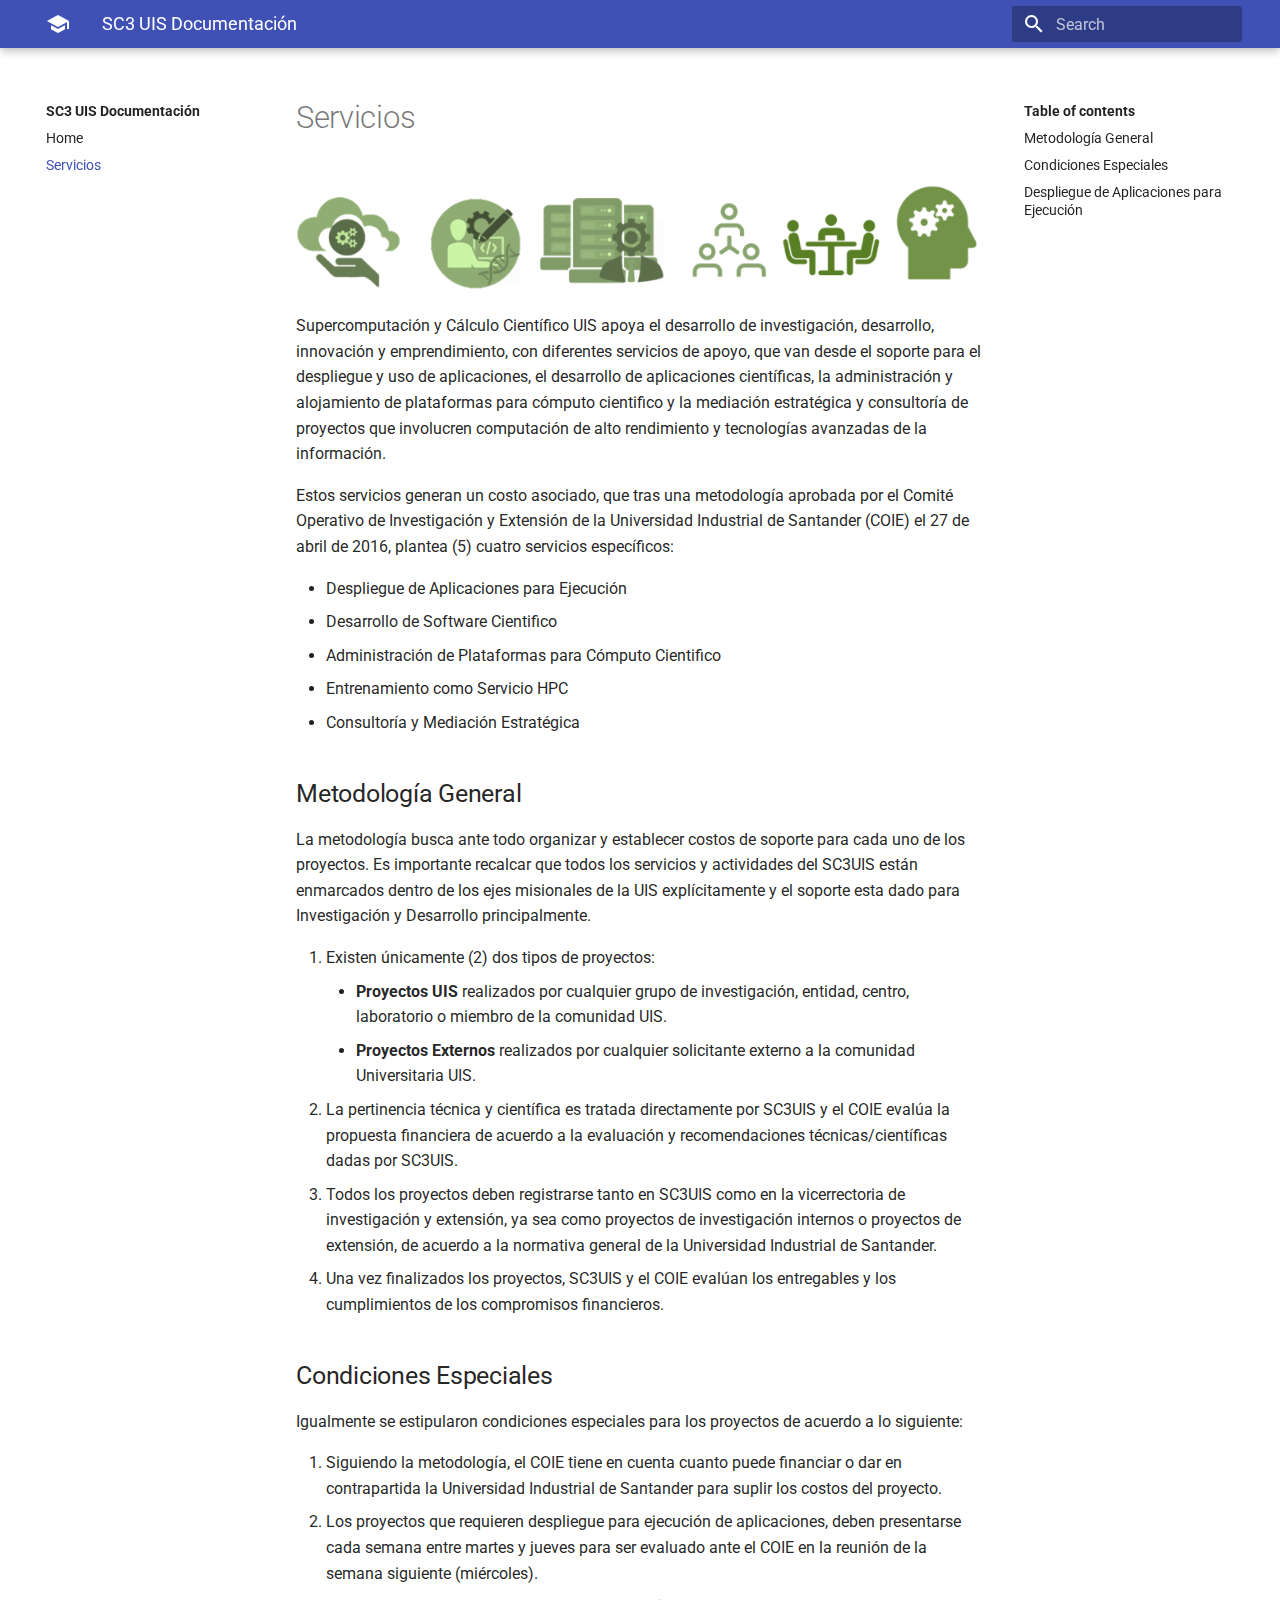
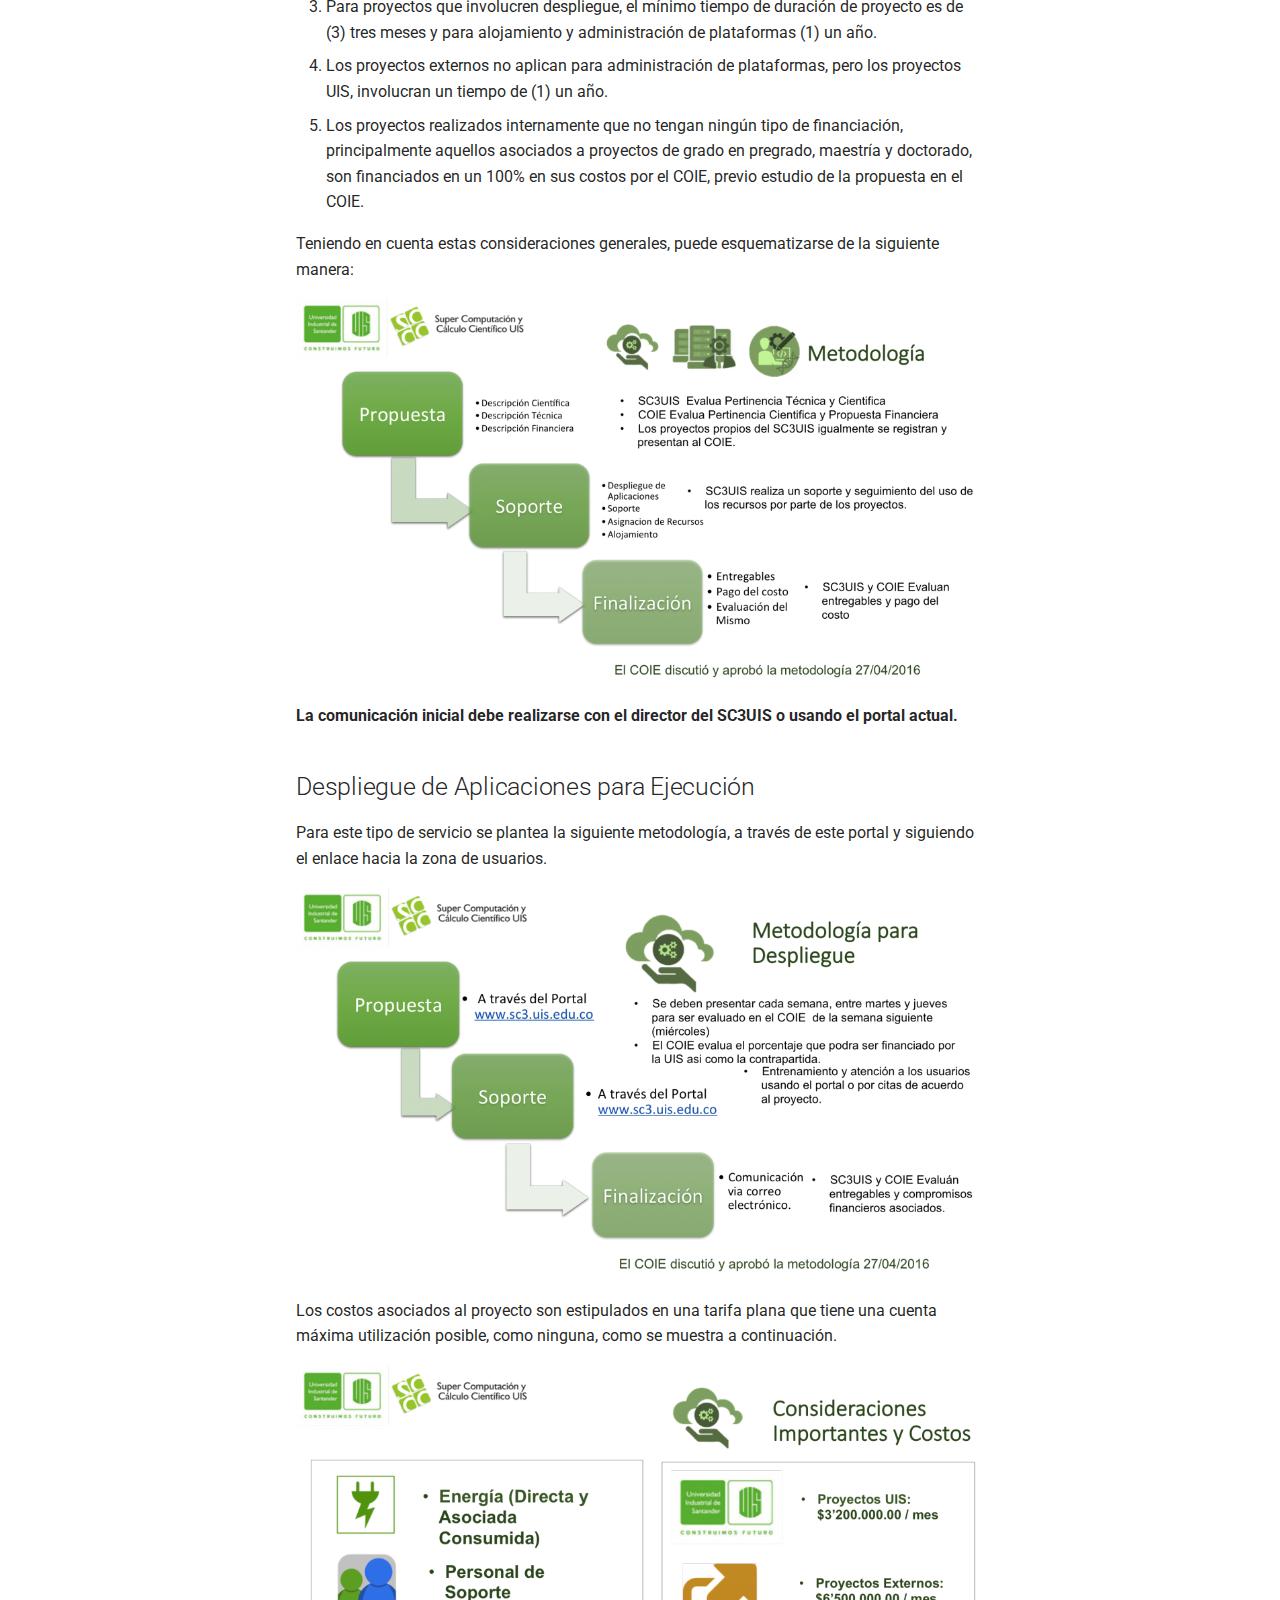
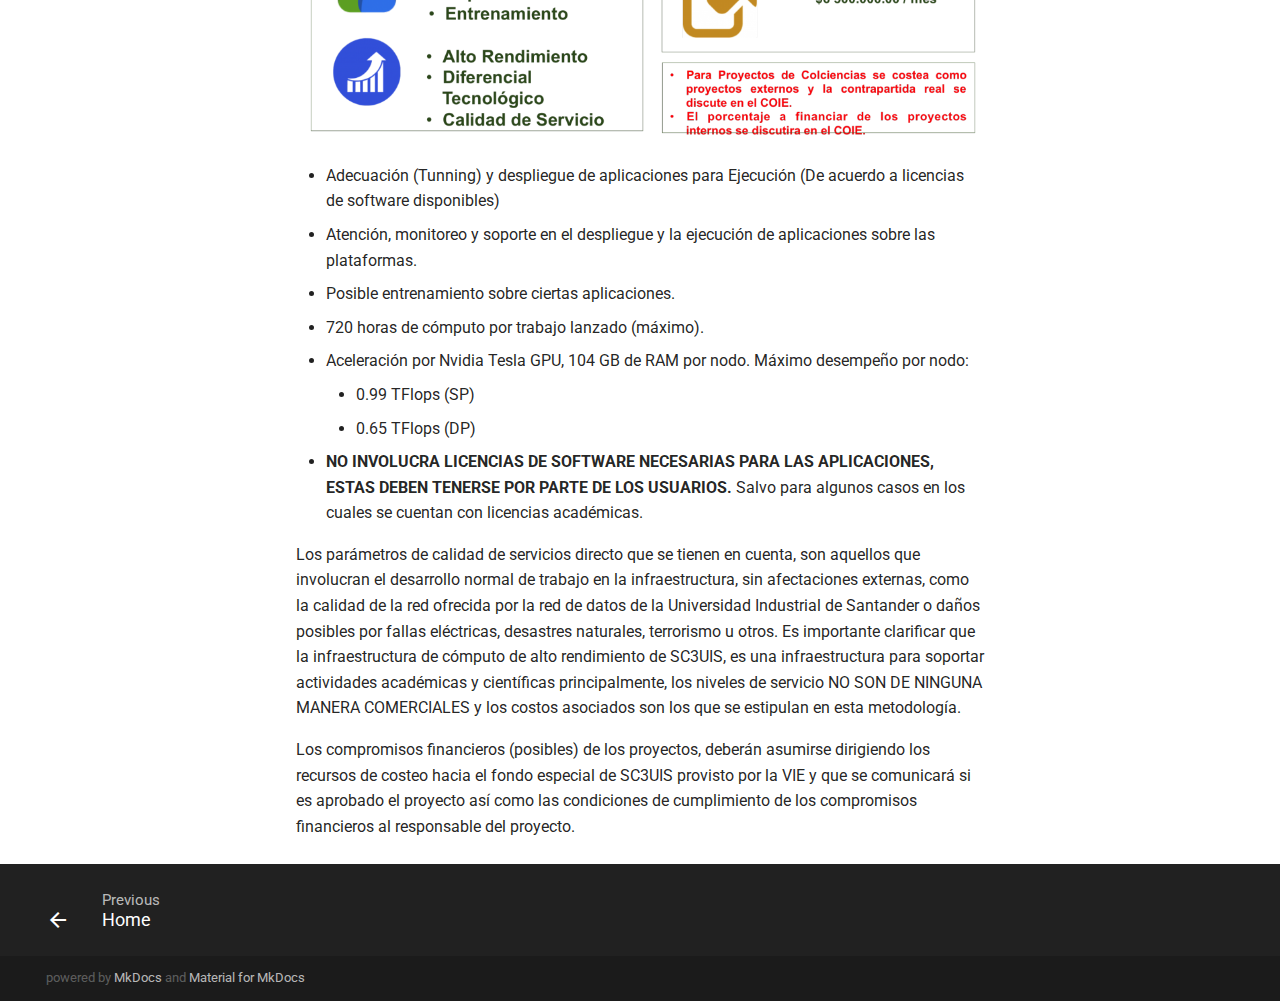
<file: sc3_website/docs/static/mkdocs_build/services/index.html>
<!doctype html>
<html lang="en" class="no-js">
  <head>
    
      <meta charset="utf-8">
      <meta name="viewport" content="width=device-width,initial-scale=1">
      <meta http-equiv="x-ua-compatible" content="ie=edge">
      
      
      
      
        <meta name="lang:clipboard.copy" content="Copy to clipboard">
      
        <meta name="lang:clipboard.copied" content="Copied to clipboard">
      
        <meta name="lang:search.language" content="en">
      
        <meta name="lang:search.pipeline.stopwords" content="True">
      
        <meta name="lang:search.pipeline.trimmer" content="True">
      
        <meta name="lang:search.result.none" content="No matching documents">
      
        <meta name="lang:search.result.one" content="1 matching document">
      
        <meta name="lang:search.result.other" content="# matching documents">
      
        <meta name="lang:search.tokenizer" content="[\s\-]+">
      
      <link rel="shortcut icon" href="../assets/images/favicon.png">
      <meta name="generator" content="mkdocs-1.0.4, mkdocs-material-4.0.1">
    
    
      
        <title>Servicios - SC3 UIS Documentación</title>
      
    
    
      <link rel="stylesheet" href="../assets/stylesheets/application.982221ab.css">
      
      
    
    
      <script src="../assets/javascripts/modernizr.1f0bcf2b.js"></script>
    
    
      
        <link href="https://fonts.gstatic.com" rel="preconnect" crossorigin>
        <link rel="stylesheet" href="https://fonts.googleapis.com/css?family=Roboto:300,400,400i,700|Roboto+Mono">
        <style>body,input{font-family:"Roboto","Helvetica Neue",Helvetica,Arial,sans-serif}code,kbd,pre{font-family:"Roboto Mono","Courier New",Courier,monospace}</style>
      
    
    <link rel="stylesheet" href="../assets/fonts/material-icons.css">
    
    
    
      
    
    
  </head>
  
    <body dir="ltr">
  
    <svg class="md-svg">
      <defs>
        
        
      </defs>
    </svg>
    <input class="md-toggle" data-md-toggle="drawer" type="checkbox" id="__drawer" autocomplete="off">
    <input class="md-toggle" data-md-toggle="search" type="checkbox" id="__search" autocomplete="off">
    <label class="md-overlay" data-md-component="overlay" for="__drawer"></label>
    
      <a href="#metodologia-general" tabindex="1" class="md-skip">
        Skip to content
      </a>
    
    
      <header class="md-header" data-md-component="header">
  <nav class="md-header-nav md-grid">
    <div class="md-flex">
      <div class="md-flex__cell md-flex__cell--shrink">
        <a href=".." title="SC3 UIS Documentación" class="md-header-nav__button md-logo">
          
            <i class="md-icon"></i>
          
        </a>
      </div>
      <div class="md-flex__cell md-flex__cell--shrink">
        <label class="md-icon md-icon--menu md-header-nav__button" for="__drawer"></label>
      </div>
      <div class="md-flex__cell md-flex__cell--stretch">
        <div class="md-flex__ellipsis md-header-nav__title" data-md-component="title">
          
            <span class="md-header-nav__topic">
              SC3 UIS Documentación
            </span>
            <span class="md-header-nav__topic">
              Servicios
            </span>
          
        </div>
      </div>
      <div class="md-flex__cell md-flex__cell--shrink">
        
          <label class="md-icon md-icon--search md-header-nav__button" for="__search"></label>
          
<div class="md-search" data-md-component="search" role="dialog">
  <label class="md-search__overlay" for="__search"></label>
  <div class="md-search__inner" role="search">
    <form class="md-search__form" name="search">
      <input type="text" class="md-search__input" name="query" placeholder="Search" autocapitalize="off" autocorrect="off" autocomplete="off" spellcheck="false" data-md-component="query" data-md-state="active">
      <label class="md-icon md-search__icon" for="__search"></label>
      <button type="reset" class="md-icon md-search__icon" data-md-component="reset" tabindex="-1">
        &#xE5CD;
      </button>
    </form>
    <div class="md-search__output">
      <div class="md-search__scrollwrap" data-md-scrollfix>
        <div class="md-search-result" data-md-component="result">
          <div class="md-search-result__meta">
            Type to start searching
          </div>
          <ol class="md-search-result__list"></ol>
        </div>
      </div>
    </div>
  </div>
</div>
        
      </div>
      
    </div>
  </nav>
</header>
    
    <div class="md-container">
      
        
      
      
      <main class="md-main">
        <div class="md-main__inner md-grid" data-md-component="container">
          
            
              <div class="md-sidebar md-sidebar--primary" data-md-component="navigation">
                <div class="md-sidebar__scrollwrap">
                  <div class="md-sidebar__inner">
                    <nav class="md-nav md-nav--primary" data-md-level="0">
  <label class="md-nav__title md-nav__title--site" for="__drawer">
    <a href=".." title="SC3 UIS Documentación" class="md-nav__button md-logo">
      
        <i class="md-icon"></i>
      
    </a>
    SC3 UIS Documentación
  </label>
  
  <ul class="md-nav__list" data-md-scrollfix>
    
      
      
      


  <li class="md-nav__item">
    <a href=".." title="Home" class="md-nav__link">
      Home
    </a>
  </li>

    
      
      
      

  


  <li class="md-nav__item md-nav__item--active">
    
    <input class="md-toggle md-nav__toggle" data-md-toggle="toc" type="checkbox" id="__toc">
    
    
      <label class="md-nav__link md-nav__link--active" for="__toc">
        Servicios
      </label>
    
    <a href="./" title="Servicios" class="md-nav__link md-nav__link--active">
      Servicios
    </a>
    
      
<nav class="md-nav md-nav--secondary">
  
  
  
    <label class="md-nav__title" for="__toc">Table of contents</label>
    <ul class="md-nav__list" data-md-scrollfix>
      
        <li class="md-nav__item">
  <a href="#metodologia-general" title="Metodología General" class="md-nav__link">
    Metodología General
  </a>
  
</li>
      
        <li class="md-nav__item">
  <a href="#condiciones-especiales" title="Condiciones Especiales" class="md-nav__link">
    Condiciones Especiales
  </a>
  
</li>
      
        <li class="md-nav__item">
  <a href="#despliegue-de-aplicaciones-para-ejecucion" title="Despliegue de Aplicaciones para Ejecución" class="md-nav__link">
    Despliegue de Aplicaciones para Ejecución
  </a>
  
</li>
      
      
      
      
      
    </ul>
  
</nav>
    
  </li>

    
  </ul>
</nav>
                  </div>
                </div>
              </div>
            
            
              <div class="md-sidebar md-sidebar--secondary" data-md-component="toc">
                <div class="md-sidebar__scrollwrap">
                  <div class="md-sidebar__inner">
                    
<nav class="md-nav md-nav--secondary">
  
  
  
    <label class="md-nav__title" for="__toc">Table of contents</label>
    <ul class="md-nav__list" data-md-scrollfix>
      
        <li class="md-nav__item">
  <a href="#metodologia-general" title="Metodología General" class="md-nav__link">
    Metodología General
  </a>
  
</li>
      
        <li class="md-nav__item">
  <a href="#condiciones-especiales" title="Condiciones Especiales" class="md-nav__link">
    Condiciones Especiales
  </a>
  
</li>
      
        <li class="md-nav__item">
  <a href="#despliegue-de-aplicaciones-para-ejecucion" title="Despliegue de Aplicaciones para Ejecución" class="md-nav__link">
    Despliegue de Aplicaciones para Ejecución
  </a>
  
</li>
      
      
      
      
      
    </ul>
  
</nav>
                  </div>
                </div>
              </div>
            
          
          <div class="md-content">
            <article class="md-content__inner md-typeset">
              
                
                
                  <h1>Servicios</h1>
                
                <p><img alt="Servicios" src="../imgs/servicios.png" /></p>
<p>Supercomputación y Cálculo Científico UIS apoya el desarrollo de investigación, desarrollo, innovación y emprendimiento, con diferentes servicios de apoyo, que van desde el soporte para el despliegue y uso de aplicaciones, el desarrollo de aplicaciones científicas, la administración y alojamiento  de plataformas para cómputo cientifico y la mediación estratégica y consultoría de proyectos que involucren computación de alto rendimiento y tecnologías avanzadas de la información.</p>
<p>Estos servicios generan un costo asociado, que tras una metodología aprobada por el Comité Operativo de Investigación y Extensión de la Universidad Industrial de Santander (COIE) el 27 de abril de 2016, plantea  (5) cuatro servicios específicos:</p>
<ul>
<li>Despliegue de Aplicaciones para Ejecución</li>
<li>Desarrollo de Software Cientifico</li>
<li>Administración de Plataformas para Cómputo Cientifico</li>
<li>Entrenamiento como Servicio HPC</li>
<li>Consultoría y Mediación Estratégica</li>
</ul>
<h2 id="metodologia-general"><strong>Metodología General</strong></h2>
<p>La metodología busca ante todo organizar y establecer costos de soporte para cada uno de los proyectos. Es importante recalcar que todos los servicios y actividades del SC3UIS están enmarcados dentro de los ejes misionales de la UIS explícitamente y el soporte esta dado para Investigación y Desarrollo principalmente.</p>
<ol>
<li>
<p>Existen únicamente (2) dos tipos de proyectos: </p>
<ul>
<li><strong>Proyectos UIS</strong> realizados por cualquier grupo de investigación, entidad, centro, laboratorio o miembro de la comunidad UIS.</li>
<li><strong>Proyectos Externos</strong> realizados por cualquier solicitante externo a la comunidad Universitaria UIS.</li>
</ul>
</li>
<li>
<p>La pertinencia técnica y científica es tratada directamente por SC3UIS y el COIE evalúa la propuesta financiera de acuerdo a la evaluación y recomendaciones técnicas/científicas dadas por SC3UIS.</p>
</li>
<li>
<p>Todos los proyectos deben registrarse tanto en SC3UIS como en la vicerrectoria de investigación y extensión, ya sea como proyectos de investigación internos o proyectos de extensión, de acuerdo a la normativa general de la Universidad Industrial de Santander.</p>
</li>
<li>
<p>Una vez finalizados los proyectos, SC3UIS y el COIE evalúan los entregables y los cumplimientos de los compromisos financieros.</p>
</li>
</ol>
<h2 id="condiciones-especiales"><strong>Condiciones Especiales</strong></h2>
<p>Igualmente se estipularon condiciones especiales para los proyectos de acuerdo a lo siguiente:</p>
<ol>
<li>
<p>Siguiendo la metodología, el COIE tiene en cuenta cuanto puede financiar o dar en contrapartida la Universidad Industrial de Santander para suplir los costos del proyecto.</p>
</li>
<li>
<p>Los proyectos que requieren despliegue para ejecución de aplicaciones, deben presentarse cada semana entre martes y jueves para ser evaluado ante el COIE en la reunión de la semana siguiente (miércoles).</p>
</li>
<li>
<p>Para proyectos que involucren despliegue, el mínimo tiempo de duración de proyecto es de (3) tres meses y para alojamiento y administración de plataformas (1) un año.</p>
</li>
<li>
<p>Los proyectos externos no aplican para administración de plataformas, pero los proyectos UIS, involucran un tiempo de (1) un año.</p>
</li>
<li>
<p>Los proyectos realizados internamente que no tengan ningún tipo de financiación, principalmente aquellos asociados a proyectos de grado en pregrado, maestría y doctorado, son financiados en un 100% en sus costos por el COIE, previo estudio de la propuesta en el COIE.</p>
</li>
</ol>
<p>Teniendo en cuenta estas consideraciones generales, puede esquematizarse de la siguiente manera:</p>
<p><img alt="Metodología" src="../imgs/metodología_coie_servicios.png" /></p>
<p><strong>La comunicación inicial debe realizarse con el director del SC3UIS o usando el portal actual.</strong></p>
<h2 id="despliegue-de-aplicaciones-para-ejecucion">Despliegue de Aplicaciones para Ejecución</h2>
<p>Para este tipo de servicio se plantea la siguiente metodología, a través de este portal y siguiendo el enlace hacia la zona de usuarios.</p>
<p><img alt="Met_Despliegue" src="../imgs/metodología_despliegue.png" /></p>
<p>Los costos asociados al proyecto son estipulados en una tarifa plana que tiene una cuenta máxima utilización posible, como ninguna, como se muestra a continuación.</p>
<p><img alt="costos_despliegue" src="../imgs/costos_despliegue.png" /></p>
<ul>
<li>
<p>Adecuación (Tunning) y despliegue de aplicaciones para Ejecución (De acuerdo a licencias de software disponibles)</p>
</li>
<li>
<p>Atención, monitoreo y soporte en el despliegue y la ejecución de aplicaciones sobre las plataformas.</p>
</li>
<li>
<p>Posible entrenamiento sobre ciertas aplicaciones.</p>
</li>
<li>
<p>720 horas de cómputo por trabajo lanzado (máximo).</p>
</li>
<li>
<p>Aceleración por Nvidia Tesla GPU, 104 GB de RAM por nodo. Máximo desempeño por nodo:</p>
<ul>
<li>0.99 TFlops (SP)</li>
<li>0.65 TFlops (DP)</li>
</ul>
</li>
<li>
<p><strong>NO INVOLUCRA LICENCIAS DE SOFTWARE NECESARIAS PARA LAS APLICACIONES, ESTAS DEBEN TENERSE POR PARTE DE LOS USUARIOS.</strong> Salvo para algunos casos en los cuales se cuentan con licencias académicas.</p>
</li>
</ul>
<p>Los parámetros de calidad de servicios directo que se tienen en cuenta, son aquellos que involucran el desarrollo normal de trabajo en la infraestructura, sin afectaciones externas, como la calidad de la red ofrecida por la red de datos de la Universidad Industrial de Santander o daños posibles por fallas eléctricas, desastres naturales, terrorismo  u otros. Es importante clarificar que la infraestructura de cómputo de alto rendimiento de SC3UIS, es una infraestructura para soportar actividades académicas y científicas principalmente, los niveles de servicio NO SON DE NINGUNA MANERA COMERCIALES y los costos asociados son los que se estipulan en esta metodología.</p>
<p>Los compromisos financieros (posibles) de los proyectos, deberán asumirse dirigiendo los recursos de costeo hacia el fondo especial de SC3UIS provisto por la VIE y que se comunicará si es aprobado el proyecto así como las condiciones de cumplimiento de los compromisos financieros al responsable del proyecto.</p>
                
                  
                
              
              
                


              
            </article>
          </div>
        </div>
      </main>
      
        
<footer class="md-footer">
  
    <div class="md-footer-nav">
      <nav class="md-footer-nav__inner md-grid">
        
          <a href=".." title="Home" class="md-flex md-footer-nav__link md-footer-nav__link--prev" rel="prev">
            <div class="md-flex__cell md-flex__cell--shrink">
              <i class="md-icon md-icon--arrow-back md-footer-nav__button"></i>
            </div>
            <div class="md-flex__cell md-flex__cell--stretch md-footer-nav__title">
              <span class="md-flex__ellipsis">
                <span class="md-footer-nav__direction">
                  Previous
                </span>
                Home
              </span>
            </div>
          </a>
        
        
      </nav>
    </div>
  
  <div class="md-footer-meta md-typeset">
    <div class="md-footer-meta__inner md-grid">
      <div class="md-footer-copyright">
        
        powered by
        <a href="https://www.mkdocs.org">MkDocs</a>
        and
        <a href="https://squidfunk.github.io/mkdocs-material/">
          Material for MkDocs</a>
      </div>
      
    </div>
  </div>
</footer>
      
    </div>
    
      <script src="../assets/javascripts/application.b806dc00.js"></script>
      
      <script>app.initialize({version:"1.0.4",url:{base:".."}})</script>
      
    
  </body>
</html>
</file>
<file: sc3_website/docs/static/mkdocs_build/assets/stylesheets/application.982221ab.css>
@charset "UTF-8";html{box-sizing:border-box}*,:after,:before{box-sizing:inherit}html{-webkit-text-size-adjust:none;-moz-text-size-adjust:none;-ms-text-size-adjust:none;text-size-adjust:none}body{margin:0}hr{overflow:visible;box-sizing:content-box}a{-webkit-text-decoration-skip:objects}a,button,input,label{-webkit-tap-highlight-color:transparent}a{color:inherit;text-decoration:none}small,sub,sup{font-size:80%}sub,sup{position:relative;line-height:0;vertical-align:baseline}sub{bottom:-.25em}sup{top:-.5em}img{border-style:none}table{border-collapse:separate;border-spacing:0}td,th{font-weight:400;vertical-align:top}button{margin:0;padding:0;border:0;outline-style:none;background:transparent;font-size:inherit}input{border:0;outline:0}.md-clipboard:before,.md-icon,.md-nav__button,.md-nav__link:after,.md-nav__title:before,.md-search-result__article--document:before,.md-source-file:before,.md-typeset .admonition>.admonition-title:before,.md-typeset .admonition>summary:before,.md-typeset .critic.comment:before,.md-typeset .footnote-backref,.md-typeset .task-list-control .task-list-indicator:before,.md-typeset details>.admonition-title:before,.md-typeset details>summary:before,.md-typeset summary:after{font-family:Material Icons;font-style:normal;font-variant:normal;font-weight:400;line-height:1;text-transform:none;white-space:nowrap;speak:none;word-wrap:normal;direction:ltr}.md-content__icon,.md-footer-nav__button,.md-header-nav__button,.md-nav__button,.md-nav__title:before,.md-search-result__article--document:before{display:inline-block;margin:.2rem;padding:.4rem;font-size:1.2rem;cursor:pointer}.md-icon--arrow-back:before{content:""}.md-icon--arrow-forward:before{content:""}.md-icon--menu:before{content:""}.md-icon--search:before{content:""}[dir=rtl] .md-icon--arrow-back:before{content:""}[dir=rtl] .md-icon--arrow-forward:before{content:""}body{-webkit-font-smoothing:antialiased;-moz-osx-font-smoothing:grayscale}body,input{color:rgba(0,0,0,.87);-webkit-font-feature-settings:"kern","liga";font-feature-settings:"kern","liga";font-family:Helvetica Neue,Helvetica,Arial,sans-serif}code,kbd,pre{color:rgba(0,0,0,.87);-webkit-font-feature-settings:"kern";font-feature-settings:"kern";font-family:Courier New,Courier,monospace}.md-typeset{font-size:.8rem;line-height:1.6;-webkit-print-color-adjust:exact}.md-typeset blockquote,.md-typeset ol,.md-typeset p,.md-typeset ul{margin:1em 0}.md-typeset h1{margin:0 0 2rem;color:rgba(0,0,0,.54);font-size:1.5625rem;line-height:1.3}.md-typeset h1,.md-typeset h2{font-weight:300;letter-spacing:-.01em}.md-typeset h2{margin:2rem 0 .8rem;font-size:1.25rem;line-height:1.4}.md-typeset h3{margin:1.6rem 0 .8rem;font-size:1rem;font-weight:400;letter-spacing:-.01em;line-height:1.5}.md-typeset h2+h3{margin-top:.8rem}.md-typeset h4{font-size:.8rem}.md-typeset h4,.md-typeset h5,.md-typeset h6{margin:.8rem 0;font-weight:700;letter-spacing:-.01em}.md-typeset h5,.md-typeset h6{color:rgba(0,0,0,.54);font-size:.64rem}.md-typeset h5{text-transform:uppercase}.md-typeset hr{margin:1.5em 0;border-bottom:.05rem dotted rgba(0,0,0,.26)}.md-typeset a{color:#3f51b5;word-break:break-word}.md-typeset a,.md-typeset a:before{transition:color .125s}.md-typeset a:active,.md-typeset a:hover{color:#536dfe}.md-typeset code,.md-typeset pre{background-color:hsla(0,0%,92.5%,.5);color:#37474f;font-size:85%;direction:ltr}.md-typeset code{margin:0 .29412em;padding:.07353em 0;border-radius:.1rem;box-shadow:.29412em 0 0 hsla(0,0%,92.5%,.5),-.29412em 0 0 hsla(0,0%,92.5%,.5);word-break:break-word;-webkit-box-decoration-break:clone;box-decoration-break:clone}.md-typeset h1 code,.md-typeset h2 code,.md-typeset h3 code,.md-typeset h4 code,.md-typeset h5 code,.md-typeset h6 code{margin:0;background-color:transparent;box-shadow:none}.md-typeset a>code{margin:inherit;padding:inherit;border-radius:none;background-color:inherit;color:inherit;box-shadow:none}.md-typeset pre{position:relative;margin:1em 0;border-radius:.1rem;line-height:1.4;-webkit-overflow-scrolling:touch}.md-typeset pre>code{display:block;margin:0;padding:.525rem .6rem;background-color:transparent;font-size:inherit;box-shadow:none;-webkit-box-decoration-break:none;box-decoration-break:none;overflow:auto}.md-typeset pre>code::-webkit-scrollbar{width:.2rem;height:.2rem}.md-typeset pre>code::-webkit-scrollbar-thumb{background-color:rgba(0,0,0,.26)}.md-typeset pre>code::-webkit-scrollbar-thumb:hover{background-color:#536dfe}.md-typeset kbd{padding:0 .29412em;border-radius:.15rem;border:.05rem solid #c9c9c9;border-bottom-color:#bcbcbc;background-color:#fcfcfc;color:#555;font-size:85%;box-shadow:0 .05rem 0 #b0b0b0;word-break:break-word}.md-typeset mark{margin:0 .25em;padding:.0625em 0;border-radius:.1rem;background-color:rgba(255,235,59,.5);box-shadow:.25em 0 0 rgba(255,235,59,.5),-.25em 0 0 rgba(255,235,59,.5);word-break:break-word;-webkit-box-decoration-break:clone;box-decoration-break:clone}.md-typeset abbr{border-bottom:.05rem dotted rgba(0,0,0,.54);text-decoration:none;cursor:help}.md-typeset small{opacity:.75}.md-typeset sub,.md-typeset sup{margin-left:.07812em}[dir=rtl] .md-typeset sub,[dir=rtl] .md-typeset sup{margin-right:.07812em;margin-left:0}.md-typeset blockquote{padding-left:.6rem;border-left:.2rem solid rgba(0,0,0,.26);color:rgba(0,0,0,.54)}[dir=rtl] .md-typeset blockquote{padding-right:.6rem;padding-left:0;border-right:.2rem solid rgba(0,0,0,.26);border-left:initial}.md-typeset ul{list-style-type:disc}.md-typeset ol,.md-typeset ul{margin-left:.625em;padding:0}[dir=rtl] .md-typeset ol,[dir=rtl] .md-typeset ul{margin-right:.625em;margin-left:0}.md-typeset ol ol,.md-typeset ul ol{list-style-type:lower-alpha}.md-typeset ol ol ol,.md-typeset ul ol ol{list-style-type:lower-roman}.md-typeset ol li,.md-typeset ul li{margin-bottom:.5em;margin-left:1.25em}[dir=rtl] .md-typeset ol li,[dir=rtl] .md-typeset ul li{margin-right:1.25em;margin-left:0}.md-typeset ol li blockquote,.md-typeset ol li p,.md-typeset ul li blockquote,.md-typeset ul li p{margin:.5em 0}.md-typeset ol li:last-child,.md-typeset ul li:last-child{margin-bottom:0}.md-typeset ol li ol,.md-typeset ol li ul,.md-typeset ul li ol,.md-typeset ul li ul{margin:.5em 0 .5em .625em}[dir=rtl] .md-typeset ol li ol,[dir=rtl] .md-typeset ol li ul,[dir=rtl] .md-typeset ul li ol,[dir=rtl] .md-typeset ul li ul{margin-right:.625em;margin-left:0}.md-typeset dd{margin:1em 0 1em 1.875em}[dir=rtl] .md-typeset dd{margin-right:1.875em;margin-left:0}.md-typeset iframe,.md-typeset img,.md-typeset svg{max-width:100%}.md-typeset table:not([class]){box-shadow:0 2px 2px 0 rgba(0,0,0,.14),0 1px 5px 0 rgba(0,0,0,.12),0 3px 1px -2px rgba(0,0,0,.2);display:inline-block;max-width:100%;border-radius:.1rem;font-size:.64rem;overflow:auto;-webkit-overflow-scrolling:touch}.md-typeset table:not([class])+*{margin-top:1.5em}.md-typeset table:not([class]) td:not([align]),.md-typeset table:not([class]) th:not([align]){text-align:left}[dir=rtl] .md-typeset table:not([class]) td:not([align]),[dir=rtl] .md-typeset table:not([class]) th:not([align]){text-align:right}.md-typeset table:not([class]) th{min-width:5rem;padding:.6rem .8rem;background-color:rgba(0,0,0,.54);color:#fff;vertical-align:top}.md-typeset table:not([class]) td{padding:.6rem .8rem;border-top:.05rem solid rgba(0,0,0,.07);vertical-align:top}.md-typeset table:not([class]) tr{transition:background-color .125s}.md-typeset table:not([class]) tr:hover{background-color:rgba(0,0,0,.035);box-shadow:inset 0 .05rem 0 #fff}.md-typeset table:not([class]) tr:first-child td{border-top:0}.md-typeset table:not([class]) a{word-break:normal}.md-typeset__scrollwrap{margin:1em -.8rem;overflow-x:auto;-webkit-overflow-scrolling:touch}.md-typeset .md-typeset__table{display:inline-block;margin-bottom:.5em;padding:0 .8rem}.md-typeset .md-typeset__table table{display:table;width:100%;margin:0;overflow:hidden}html{font-size:125%;overflow-x:hidden}body,html{height:100%}body{position:relative;font-size:.5rem}hr{display:block;height:.05rem;padding:0;border:0}.md-svg{display:none}.md-grid{max-width:61rem;margin-right:auto;margin-left:auto}.md-container,.md-main{overflow:auto}.md-container{display:table;width:100%;height:100%;padding-top:2.4rem;table-layout:fixed}.md-main{display:table-row;height:100%}.md-main__inner{height:100%;padding-top:1.5rem;padding-bottom:.05rem}.md-toggle{display:none}.md-overlay{position:fixed;top:0;width:0;height:0;transition:width 0s .25s,height 0s .25s,opacity .25s;background-color:rgba(0,0,0,.54);opacity:0;z-index:3}.md-flex{display:table}.md-flex__cell{display:table-cell;position:relative;vertical-align:top}.md-flex__cell--shrink{width:0}.md-flex__cell--stretch{display:table;width:100%;table-layout:fixed}.md-flex__ellipsis{display:table-cell;text-overflow:ellipsis;white-space:nowrap;overflow:hidden}.md-skip{position:fixed;width:.05rem;height:.05rem;margin:.5rem;padding:.3rem .5rem;clip:rect(.05rem);-webkit-transform:translateY(.4rem);transform:translateY(.4rem);border-radius:.1rem;background-color:rgba(0,0,0,.87);color:#fff;font-size:.64rem;opacity:0;overflow:hidden}.md-skip:focus{width:auto;height:auto;clip:auto;-webkit-transform:translateX(0);transform:translateX(0);transition:opacity .175s 75ms,-webkit-transform .25s cubic-bezier(.4,0,.2,1);transition:transform .25s cubic-bezier(.4,0,.2,1),opacity .175s 75ms;transition:transform .25s cubic-bezier(.4,0,.2,1),opacity .175s 75ms,-webkit-transform .25s cubic-bezier(.4,0,.2,1);opacity:1;z-index:10}@page{margin:25mm}.md-clipboard{position:absolute;top:.3rem;right:.3rem;width:1.4rem;height:1.4rem;border-radius:.1rem;font-size:.8rem;cursor:pointer;z-index:1;-webkit-backface-visibility:hidden;backface-visibility:hidden}.md-clipboard:before{transition:color .25s,opacity .25s;color:rgba(0,0,0,.07);content:"\E14D"}.codehilite:hover .md-clipboard:before,.md-typeset .highlight:hover .md-clipboard:before,pre:hover .md-clipboard:before{color:rgba(0,0,0,.54)}.md-clipboard:focus:before,.md-clipboard:hover:before{color:#536dfe}.md-clipboard__message{display:block;position:absolute;top:0;right:1.7rem;padding:.3rem .5rem;-webkit-transform:translateX(.4rem);transform:translateX(.4rem);transition:opacity .175s,-webkit-transform .25s cubic-bezier(.9,.1,.9,0);transition:transform .25s cubic-bezier(.9,.1,.9,0),opacity .175s;transition:transform .25s cubic-bezier(.9,.1,.9,0),opacity .175s,-webkit-transform .25s cubic-bezier(.9,.1,.9,0);border-radius:.1rem;background-color:rgba(0,0,0,.54);color:#fff;font-size:.64rem;white-space:nowrap;opacity:0;pointer-events:none}.md-clipboard__message--active{-webkit-transform:translateX(0);transform:translateX(0);transition:opacity .175s 75ms,-webkit-transform .25s cubic-bezier(.4,0,.2,1);transition:transform .25s cubic-bezier(.4,0,.2,1),opacity .175s 75ms;transition:transform .25s cubic-bezier(.4,0,.2,1),opacity .175s 75ms,-webkit-transform .25s cubic-bezier(.4,0,.2,1);opacity:1;pointer-events:auto}.md-clipboard__message:before{content:attr(aria-label)}.md-clipboard__message:after{display:block;position:absolute;top:50%;right:-.2rem;width:0;margin-top:-.2rem;border-color:transparent rgba(0,0,0,.54);border-style:solid;border-width:.2rem 0 .2rem .2rem;content:""}.md-content__inner{margin:0 .8rem 1.2rem;padding-top:.6rem}.md-content__inner:before{display:block;height:.4rem;content:""}.md-content__inner>:last-child{margin-bottom:0}.md-content__icon{position:relative;margin:.4rem 0;padding:0;float:right}.md-typeset .md-content__icon{color:rgba(0,0,0,.26)}.md-header{position:fixed;top:0;right:0;left:0;height:2.4rem;transition:background-color .25s,color .25s;background-color:#3f51b5;color:#fff;box-shadow:none;z-index:2;-webkit-backface-visibility:hidden;backface-visibility:hidden}.no-js .md-header{transition:none;box-shadow:none}.md-header[data-md-state=shadow]{transition:background-color .25s,color .25s,box-shadow .25s;box-shadow:0 0 .2rem rgba(0,0,0,.1),0 .2rem .4rem rgba(0,0,0,.2)}.md-header-nav{padding:0 .2rem}.md-header-nav__button{position:relative;transition:opacity .25s;z-index:1}.md-header-nav__button:hover{opacity:.7}.md-header-nav__button.md-logo *{display:block}.no-js .md-header-nav__button.md-icon--search{display:none}.md-header-nav__topic{display:block;position:absolute;transition:opacity .15s,-webkit-transform .4s cubic-bezier(.1,.7,.1,1);transition:transform .4s cubic-bezier(.1,.7,.1,1),opacity .15s;transition:transform .4s cubic-bezier(.1,.7,.1,1),opacity .15s,-webkit-transform .4s cubic-bezier(.1,.7,.1,1);text-overflow:ellipsis;white-space:nowrap;overflow:hidden}.md-header-nav__topic+.md-header-nav__topic{-webkit-transform:translateX(1.25rem);transform:translateX(1.25rem);transition:opacity .15s,-webkit-transform .4s cubic-bezier(1,.7,.1,.1);transition:transform .4s cubic-bezier(1,.7,.1,.1),opacity .15s;transition:transform .4s cubic-bezier(1,.7,.1,.1),opacity .15s,-webkit-transform .4s cubic-bezier(1,.7,.1,.1);opacity:0;z-index:-1;pointer-events:none}[dir=rtl] .md-header-nav__topic+.md-header-nav__topic{-webkit-transform:translateX(-1.25rem);transform:translateX(-1.25rem)}.no-js .md-header-nav__topic{position:static}.no-js .md-header-nav__topic+.md-header-nav__topic{display:none}.md-header-nav__title{padding:0 1rem;font-size:.9rem;line-height:2.4rem}.md-header-nav__title[data-md-state=active] .md-header-nav__topic{-webkit-transform:translateX(-1.25rem);transform:translateX(-1.25rem);transition:opacity .15s,-webkit-transform .4s cubic-bezier(1,.7,.1,.1);transition:transform .4s cubic-bezier(1,.7,.1,.1),opacity .15s;transition:transform .4s cubic-bezier(1,.7,.1,.1),opacity .15s,-webkit-transform .4s cubic-bezier(1,.7,.1,.1);opacity:0;z-index:-1;pointer-events:none}[dir=rtl] .md-header-nav__title[data-md-state=active] .md-header-nav__topic{-webkit-transform:translateX(1.25rem);transform:translateX(1.25rem)}.md-header-nav__title[data-md-state=active] .md-header-nav__topic+.md-header-nav__topic{-webkit-transform:translateX(0);transform:translateX(0);transition:opacity .15s,-webkit-transform .4s cubic-bezier(.1,.7,.1,1);transition:transform .4s cubic-bezier(.1,.7,.1,1),opacity .15s;transition:transform .4s cubic-bezier(.1,.7,.1,1),opacity .15s,-webkit-transform .4s cubic-bezier(.1,.7,.1,1);opacity:1;z-index:0;pointer-events:auto}.md-header-nav__source{display:none}.md-hero{transition:background .25s;background-color:#3f51b5;color:#fff;font-size:1rem;overflow:hidden}.md-hero__inner{margin-top:1rem;padding:.8rem .8rem .4rem;transition:opacity .25s,-webkit-transform .4s cubic-bezier(.1,.7,.1,1);transition:transform .4s cubic-bezier(.1,.7,.1,1),opacity .25s;transition:transform .4s cubic-bezier(.1,.7,.1,1),opacity .25s,-webkit-transform .4s cubic-bezier(.1,.7,.1,1);transition-delay:.1s}[data-md-state=hidden] .md-hero__inner{pointer-events:none;-webkit-transform:translateY(.625rem);transform:translateY(.625rem);transition:opacity .1s 0s,-webkit-transform 0s .4s;transition:transform 0s .4s,opacity .1s 0s;transition:transform 0s .4s,opacity .1s 0s,-webkit-transform 0s .4s;opacity:0}.md-hero--expand .md-hero__inner{margin-bottom:1.2rem}.md-footer-nav{background-color:rgba(0,0,0,.87);color:#fff}.md-footer-nav__inner{padding:.2rem;overflow:auto}.md-footer-nav__link{padding-top:1.4rem;padding-bottom:.4rem;transition:opacity .25s}.md-footer-nav__link:hover{opacity:.7}.md-footer-nav__link--prev{width:25%;float:left}[dir=rtl] .md-footer-nav__link--prev{float:right}.md-footer-nav__link--next{width:75%;float:right;text-align:right}[dir=rtl] .md-footer-nav__link--next{float:left;text-align:left}.md-footer-nav__button{transition:background .25s}.md-footer-nav__title{position:relative;padding:0 1rem;font-size:.9rem;line-height:2.4rem}.md-footer-nav__direction{position:absolute;right:0;left:0;margin-top:-1rem;padding:0 1rem;color:hsla(0,0%,100%,.7);font-size:.75rem}.md-footer-meta{background-color:rgba(0,0,0,.895)}.md-footer-meta__inner{padding:.2rem;overflow:auto}html .md-footer-meta.md-typeset a{color:hsla(0,0%,100%,.7)}html .md-footer-meta.md-typeset a:focus,html .md-footer-meta.md-typeset a:hover{color:#fff}.md-footer-copyright{margin:0 .6rem;padding:.4rem 0;color:hsla(0,0%,100%,.3);font-size:.64rem}.md-footer-copyright__highlight{color:hsla(0,0%,100%,.7)}.md-footer-social{margin:0 .4rem;padding:.2rem 0 .6rem}.md-footer-social__link{display:inline-block;width:1.6rem;height:1.6rem;font-size:.8rem;text-align:center}.md-footer-social__link:before{line-height:1.9}.md-nav{font-size:.7rem;line-height:1.3}.md-nav__title{display:block;padding:0 .6rem;font-weight:700;text-overflow:ellipsis;overflow:hidden}.md-nav__title:before{display:none;content:"\E5C4"}[dir=rtl] .md-nav__title:before{content:"\E5C8"}.md-nav__title .md-nav__button{display:none}.md-nav__list{margin:0;padding:0;list-style:none}.md-nav__item{padding:0 .6rem}.md-nav__item:last-child{padding-bottom:.6rem}.md-nav__item .md-nav__item{padding-right:0}[dir=rtl] .md-nav__item .md-nav__item{padding-right:.6rem;padding-left:0}.md-nav__item .md-nav__item:last-child{padding-bottom:0}.md-nav__button img{width:100%;height:auto}.md-nav__link{display:block;margin-top:.625em;transition:color .125s;text-overflow:ellipsis;cursor:pointer;overflow:hidden}.md-nav__item--nested>.md-nav__link:after{content:"\E313"}html .md-nav__link[for=__toc]{display:none}html .md-nav__link[for=__toc]~.md-nav{display:none}html .md-nav__link[for=__toc]+.md-nav__link:after{display:none}.md-nav__link[data-md-state=blur]{color:rgba(0,0,0,.54)}.md-nav__link--active,.md-nav__link:active{color:#3f51b5}.md-nav__item--nested>.md-nav__link{color:inherit}.md-nav__link:focus,.md-nav__link:hover{color:#536dfe}.md-nav__source,.no-js .md-search{display:none}.md-search__overlay{opacity:0;z-index:1}.md-search__form{position:relative}.md-search__input{position:relative;padding:0 2.2rem 0 3.6rem;text-overflow:ellipsis;z-index:2}[dir=rtl] .md-search__input{padding:0 3.6rem 0 2.2rem}.md-search__input::-webkit-input-placeholder{transition:color .25s cubic-bezier(.1,.7,.1,1)}.md-search__input:-ms-input-placeholder{transition:color .25s cubic-bezier(.1,.7,.1,1)}.md-search__input::-ms-input-placeholder{transition:color .25s cubic-bezier(.1,.7,.1,1)}.md-search__input::placeholder{transition:color .25s cubic-bezier(.1,.7,.1,1)}.md-search__input::-webkit-input-placeholder,.md-search__input~.md-search__icon{color:rgba(0,0,0,.54)}.md-search__input:-ms-input-placeholder,.md-search__input~.md-search__icon{color:rgba(0,0,0,.54)}.md-search__input::-ms-input-placeholder,.md-search__input~.md-search__icon{color:rgba(0,0,0,.54)}.md-search__input::placeholder,.md-search__input~.md-search__icon{color:rgba(0,0,0,.54)}.md-search__input::-ms-clear{display:none}.md-search__icon{position:absolute;transition:color .25s cubic-bezier(.1,.7,.1,1),opacity .25s;font-size:1.2rem;cursor:pointer;z-index:2}.md-search__icon:hover{opacity:.7}.md-search__icon[for=__search]{top:.3rem;left:.5rem}[dir=rtl] .md-search__icon[for=__search]{right:.5rem;left:auto}.md-search__icon[for=__search]:before{content:"\E8B6"}.md-search__icon[type=reset]{top:.3rem;right:.5rem;-webkit-transform:scale(.125);transform:scale(.125);transition:opacity .15s,-webkit-transform .15s cubic-bezier(.1,.7,.1,1);transition:transform .15s cubic-bezier(.1,.7,.1,1),opacity .15s;transition:transform .15s cubic-bezier(.1,.7,.1,1),opacity .15s,-webkit-transform .15s cubic-bezier(.1,.7,.1,1);opacity:0}[dir=rtl] .md-search__icon[type=reset]{right:auto;left:.5rem}[data-md-toggle=search]:checked~.md-header .md-search__input:valid~.md-search__icon[type=reset]{-webkit-transform:scale(1);transform:scale(1);opacity:1}[data-md-toggle=search]:checked~.md-header .md-search__input:valid~.md-search__icon[type=reset]:hover{opacity:.7}.md-search__output{position:absolute;width:100%;border-radius:0 0 .1rem .1rem;overflow:hidden;z-index:1}.md-search__scrollwrap{height:100%;background-color:#fff;box-shadow:inset 0 .05rem 0 rgba(0,0,0,.07);overflow-y:auto;-webkit-overflow-scrolling:touch}.md-search-result{color:rgba(0,0,0,.87);word-break:break-word}.md-search-result__meta{padding:0 .8rem;background-color:rgba(0,0,0,.07);color:rgba(0,0,0,.54);font-size:.64rem;line-height:1.8rem}.md-search-result__list{margin:0;padding:0;border-top:.05rem solid rgba(0,0,0,.07);list-style:none}.md-search-result__item{box-shadow:0 -.05rem 0 rgba(0,0,0,.07)}.md-search-result__link{display:block;transition:background .25s;outline:0;overflow:hidden}.md-search-result__link:hover,.md-search-result__link[data-md-state=active]{background-color:rgba(83,109,254,.1)}.md-search-result__link:hover .md-search-result__article:before,.md-search-result__link[data-md-state=active] .md-search-result__article:before{opacity:.7}.md-search-result__link:last-child .md-search-result__teaser{margin-bottom:.6rem}.md-search-result__article{position:relative;padding:0 .8rem;overflow:auto}.md-search-result__article--document:before{position:absolute;left:0;margin:.1rem;transition:opacity .25s;color:rgba(0,0,0,.54);content:"\E880"}[dir=rtl] .md-search-result__article--document:before{right:0;left:auto}.md-search-result__article--document .md-search-result__title{margin:.55rem 0;font-size:.8rem;font-weight:400;line-height:1.4}.md-search-result__title{margin:.5em 0;font-size:.64rem;font-weight:700;line-height:1.4}.md-search-result__teaser{display:-webkit-box;max-height:1.65rem;margin:.5em 0;color:rgba(0,0,0,.54);font-size:.64rem;line-height:1.4;text-overflow:ellipsis;overflow:hidden;-webkit-line-clamp:2}.md-search-result em{font-style:normal;font-weight:700;text-decoration:underline}.md-sidebar{position:absolute;width:12.1rem;padding:1.2rem 0;overflow:hidden}.md-sidebar[data-md-state=lock]{position:fixed;top:2.4rem}.md-sidebar--secondary{display:none}.md-sidebar__scrollwrap{max-height:100%;margin:0 .2rem;overflow-y:auto;-webkit-backface-visibility:hidden;backface-visibility:hidden}.md-sidebar__scrollwrap::-webkit-scrollbar{width:.2rem;height:.2rem}.md-sidebar__scrollwrap::-webkit-scrollbar-thumb{background-color:rgba(0,0,0,.26)}.md-sidebar__scrollwrap::-webkit-scrollbar-thumb:hover{background-color:#536dfe}@-webkit-keyframes md-source__facts--done{0%{height:0}to{height:.65rem}}@keyframes md-source__facts--done{0%{height:0}to{height:.65rem}}@-webkit-keyframes md-source__fact--done{0%{-webkit-transform:translateY(100%);transform:translateY(100%);opacity:0}50%{opacity:0}to{-webkit-transform:translateY(0);transform:translateY(0);opacity:1}}@keyframes md-source__fact--done{0%{-webkit-transform:translateY(100%);transform:translateY(100%);opacity:0}50%{opacity:0}to{-webkit-transform:translateY(0);transform:translateY(0);opacity:1}}.md-source{display:block;padding-right:.6rem;transition:opacity .25s;font-size:.65rem;line-height:1.2;white-space:nowrap}[dir=rtl] .md-source{padding-right:0;padding-left:.6rem}.md-source:hover{opacity:.7}.md-source:after{display:inline-block;height:2.4rem;content:"";vertical-align:middle}.md-source__icon{display:inline-block;width:2.4rem;height:2.4rem;content:"";vertical-align:middle}.md-source__icon svg{width:1.2rem;height:1.2rem;margin-top:.6rem;margin-left:.6rem}[dir=rtl] .md-source__icon svg{margin-right:.6rem;margin-left:0}.md-source__icon+.md-source__repository{margin-left:-2.2rem;padding-left:2rem}[dir=rtl] .md-source__icon+.md-source__repository{margin-right:-2.2rem;margin-left:0;padding-right:2rem;padding-left:0}.md-source__repository{display:inline-block;max-width:100%;margin-left:.6rem;font-weight:700;text-overflow:ellipsis;overflow:hidden;vertical-align:middle}.md-source__facts{margin:0;padding:0;font-size:.55rem;font-weight:700;list-style-type:none;opacity:.75;overflow:hidden}[data-md-state=done] .md-source__facts{-webkit-animation:md-source__facts--done .25s ease-in;animation:md-source__facts--done .25s ease-in}.md-source__fact{float:left}[dir=rtl] .md-source__fact{float:right}[data-md-state=done] .md-source__fact{-webkit-animation:md-source__fact--done .4s ease-out;animation:md-source__fact--done .4s ease-out}.md-source__fact:before{margin:0 .1rem;content:"\00B7"}.md-source__fact:first-child:before{display:none}.md-source-file{display:inline-block;margin:1em .5em 1em 0;padding-right:.25rem;border-radius:.1rem;background-color:rgba(0,0,0,.07);font-size:.64rem;list-style-type:none;cursor:pointer;overflow:hidden}.md-source-file:before{display:inline-block;margin-right:.25rem;padding:.25rem;background-color:rgba(0,0,0,.26);color:#fff;font-size:.8rem;content:"\E86F";vertical-align:middle}html .md-source-file{transition:background .4s,color .4s,box-shadow .4s cubic-bezier(.4,0,.2,1)}html .md-source-file:before{transition:inherit}html body .md-typeset .md-source-file{color:rgba(0,0,0,.54)}.md-source-file:hover{box-shadow:0 0 8px rgba(0,0,0,.18),0 8px 16px rgba(0,0,0,.36)}.md-source-file:hover:before{background-color:#536dfe}.md-tabs{width:100%;transition:background .25s;background-color:#3f51b5;color:#fff;overflow:auto}.md-tabs__list{margin:0 0 0 .2rem;padding:0;list-style:none;white-space:nowrap}.md-tabs__item{display:inline-block;height:2.4rem;padding-right:.6rem;padding-left:.6rem}.md-tabs__link{display:block;margin-top:.8rem;transition:opacity .25s,-webkit-transform .4s cubic-bezier(.1,.7,.1,1);transition:transform .4s cubic-bezier(.1,.7,.1,1),opacity .25s;transition:transform .4s cubic-bezier(.1,.7,.1,1),opacity .25s,-webkit-transform .4s cubic-bezier(.1,.7,.1,1);font-size:.7rem;opacity:.7}.md-tabs__link--active,.md-tabs__link:hover{color:inherit;opacity:1}.md-tabs__item:nth-child(2) .md-tabs__link{transition-delay:.02s}.md-tabs__item:nth-child(3) .md-tabs__link{transition-delay:.04s}.md-tabs__item:nth-child(4) .md-tabs__link{transition-delay:.06s}.md-tabs__item:nth-child(5) .md-tabs__link{transition-delay:.08s}.md-tabs__item:nth-child(6) .md-tabs__link{transition-delay:.1s}.md-tabs__item:nth-child(7) .md-tabs__link{transition-delay:.12s}.md-tabs__item:nth-child(8) .md-tabs__link{transition-delay:.14s}.md-tabs__item:nth-child(9) .md-tabs__link{transition-delay:.16s}.md-tabs__item:nth-child(10) .md-tabs__link{transition-delay:.18s}.md-tabs__item:nth-child(11) .md-tabs__link{transition-delay:.2s}.md-tabs__item:nth-child(12) .md-tabs__link{transition-delay:.22s}.md-tabs__item:nth-child(13) .md-tabs__link{transition-delay:.24s}.md-tabs__item:nth-child(14) .md-tabs__link{transition-delay:.26s}.md-tabs__item:nth-child(15) .md-tabs__link{transition-delay:.28s}.md-tabs__item:nth-child(16) .md-tabs__link{transition-delay:.3s}.md-tabs[data-md-state=hidden]{pointer-events:none}.md-tabs[data-md-state=hidden] .md-tabs__link{-webkit-transform:translateY(50%);transform:translateY(50%);transition:color .25s,opacity .1s,-webkit-transform 0s .4s;transition:color .25s,transform 0s .4s,opacity .1s;transition:color .25s,transform 0s .4s,opacity .1s,-webkit-transform 0s .4s;opacity:0}.md-typeset .admonition,.md-typeset details{box-shadow:0 2px 2px 0 rgba(0,0,0,.14),0 1px 5px 0 rgba(0,0,0,.12),0 3px 1px -2px rgba(0,0,0,.2);position:relative;margin:1.5625em 0;padding:0 .6rem;border-left:.2rem solid #448aff;border-radius:.1rem;font-size:.64rem;overflow:auto}[dir=rtl] .md-typeset .admonition,[dir=rtl] .md-typeset details{border-right:.2rem solid #448aff;border-left:none}html .md-typeset .admonition>:last-child,html .md-typeset details>:last-child{margin-bottom:.6rem}.md-typeset .admonition .admonition,.md-typeset .admonition details,.md-typeset details .admonition,.md-typeset details details{margin:1em 0}.md-typeset .admonition>.admonition-title,.md-typeset .admonition>summary,.md-typeset details>.admonition-title,.md-typeset details>summary{margin:0 -.6rem;padding:.4rem .6rem .4rem 2rem;border-bottom:.05rem solid rgba(68,138,255,.1);background-color:rgba(68,138,255,.1);font-weight:700}[dir=rtl] .md-typeset .admonition>.admonition-title,[dir=rtl] .md-typeset .admonition>summary,[dir=rtl] .md-typeset details>.admonition-title,[dir=rtl] .md-typeset details>summary{padding:.4rem 2rem .4rem .6rem}.md-typeset .admonition>.admonition-title:last-child,.md-typeset .admonition>summary:last-child,.md-typeset details>.admonition-title:last-child,.md-typeset details>summary:last-child{margin-bottom:0}.md-typeset .admonition>.admonition-title:before,.md-typeset .admonition>summary:before,.md-typeset details>.admonition-title:before,.md-typeset details>summary:before{position:absolute;left:.6rem;color:#448aff;font-size:1rem;content:"\E3C9"}[dir=rtl] .md-typeset .admonition>.admonition-title:before,[dir=rtl] .md-typeset .admonition>summary:before,[dir=rtl] .md-typeset details>.admonition-title:before,[dir=rtl] .md-typeset details>summary:before{right:.6rem;left:auto}.md-typeset .admonition.abstract,.md-typeset .admonition.summary,.md-typeset .admonition.tldr,.md-typeset details.abstract,.md-typeset details.summary,.md-typeset details.tldr{border-left-color:#00b0ff}[dir=rtl] .md-typeset .admonition.abstract,[dir=rtl] .md-typeset .admonition.summary,[dir=rtl] .md-typeset .admonition.tldr,[dir=rtl] .md-typeset details.abstract,[dir=rtl] .md-typeset details.summary,[dir=rtl] .md-typeset details.tldr{border-right-color:#00b0ff}.md-typeset .admonition.abstract>.admonition-title,.md-typeset .admonition.abstract>summary,.md-typeset .admonition.summary>.admonition-title,.md-typeset .admonition.summary>summary,.md-typeset .admonition.tldr>.admonition-title,.md-typeset .admonition.tldr>summary,.md-typeset details.abstract>.admonition-title,.md-typeset details.abstract>summary,.md-typeset details.summary>.admonition-title,.md-typeset details.summary>summary,.md-typeset details.tldr>.admonition-title,.md-typeset details.tldr>summary{border-bottom-color:.05rem solid rgba(0,176,255,.1);background-color:rgba(0,176,255,.1)}.md-typeset .admonition.abstract>.admonition-title:before,.md-typeset .admonition.abstract>summary:before,.md-typeset .admonition.summary>.admonition-title:before,.md-typeset .admonition.summary>summary:before,.md-typeset .admonition.tldr>.admonition-title:before,.md-typeset .admonition.tldr>summary:before,.md-typeset details.abstract>.admonition-title:before,.md-typeset details.abstract>summary:before,.md-typeset details.summary>.admonition-title:before,.md-typeset details.summary>summary:before,.md-typeset details.tldr>.admonition-title:before,.md-typeset details.tldr>summary:before{color:#00b0ff;content:""}.md-typeset .admonition.info,.md-typeset .admonition.todo,.md-typeset details.info,.md-typeset details.todo{border-left-color:#00b8d4}[dir=rtl] .md-typeset .admonition.info,[dir=rtl] .md-typeset .admonition.todo,[dir=rtl] .md-typeset details.info,[dir=rtl] .md-typeset details.todo{border-right-color:#00b8d4}.md-typeset .admonition.info>.admonition-title,.md-typeset .admonition.info>summary,.md-typeset .admonition.todo>.admonition-title,.md-typeset .admonition.todo>summary,.md-typeset details.info>.admonition-title,.md-typeset details.info>summary,.md-typeset details.todo>.admonition-title,.md-typeset details.todo>summary{border-bottom-color:.05rem solid rgba(0,184,212,.1);background-color:rgba(0,184,212,.1)}.md-typeset .admonition.info>.admonition-title:before,.md-typeset .admonition.info>summary:before,.md-typeset .admonition.todo>.admonition-title:before,.md-typeset .admonition.todo>summary:before,.md-typeset details.info>.admonition-title:before,.md-typeset details.info>summary:before,.md-typeset details.todo>.admonition-title:before,.md-typeset details.todo>summary:before{color:#00b8d4;content:""}.md-typeset .admonition.hint,.md-typeset .admonition.important,.md-typeset .admonition.tip,.md-typeset details.hint,.md-typeset details.important,.md-typeset details.tip{border-left-color:#00bfa5}[dir=rtl] .md-typeset .admonition.hint,[dir=rtl] .md-typeset .admonition.important,[dir=rtl] .md-typeset .admonition.tip,[dir=rtl] .md-typeset details.hint,[dir=rtl] .md-typeset details.important,[dir=rtl] .md-typeset details.tip{border-right-color:#00bfa5}.md-typeset .admonition.hint>.admonition-title,.md-typeset .admonition.hint>summary,.md-typeset .admonition.important>.admonition-title,.md-typeset .admonition.important>summary,.md-typeset .admonition.tip>.admonition-title,.md-typeset .admonition.tip>summary,.md-typeset details.hint>.admonition-title,.md-typeset details.hint>summary,.md-typeset details.important>.admonition-title,.md-typeset details.important>summary,.md-typeset details.tip>.admonition-title,.md-typeset details.tip>summary{border-bottom-color:.05rem solid rgba(0,191,165,.1);background-color:rgba(0,191,165,.1)}.md-typeset .admonition.hint>.admonition-title:before,.md-typeset .admonition.hint>summary:before,.md-typeset .admonition.important>.admonition-title:before,.md-typeset .admonition.important>summary:before,.md-typeset .admonition.tip>.admonition-title:before,.md-typeset .admonition.tip>summary:before,.md-typeset details.hint>.admonition-title:before,.md-typeset details.hint>summary:before,.md-typeset details.important>.admonition-title:before,.md-typeset details.important>summary:before,.md-typeset details.tip>.admonition-title:before,.md-typeset details.tip>summary:before{color:#00bfa5;content:""}.md-typeset .admonition.check,.md-typeset .admonition.done,.md-typeset .admonition.success,.md-typeset details.check,.md-typeset details.done,.md-typeset details.success{border-left-color:#00c853}[dir=rtl] .md-typeset .admonition.check,[dir=rtl] .md-typeset .admonition.done,[dir=rtl] .md-typeset .admonition.success,[dir=rtl] .md-typeset details.check,[dir=rtl] .md-typeset details.done,[dir=rtl] .md-typeset details.success{border-right-color:#00c853}.md-typeset .admonition.check>.admonition-title,.md-typeset .admonition.check>summary,.md-typeset .admonition.done>.admonition-title,.md-typeset .admonition.done>summary,.md-typeset .admonition.success>.admonition-title,.md-typeset .admonition.success>summary,.md-typeset details.check>.admonition-title,.md-typeset details.check>summary,.md-typeset details.done>.admonition-title,.md-typeset details.done>summary,.md-typeset details.success>.admonition-title,.md-typeset details.success>summary{border-bottom-color:.05rem solid rgba(0,200,83,.1);background-color:rgba(0,200,83,.1)}.md-typeset .admonition.check>.admonition-title:before,.md-typeset .admonition.check>summary:before,.md-typeset .admonition.done>.admonition-title:before,.md-typeset .admonition.done>summary:before,.md-typeset .admonition.success>.admonition-title:before,.md-typeset .admonition.success>summary:before,.md-typeset details.check>.admonition-title:before,.md-typeset details.check>summary:before,.md-typeset details.done>.admonition-title:before,.md-typeset details.done>summary:before,.md-typeset details.success>.admonition-title:before,.md-typeset details.success>summary:before{color:#00c853;content:""}.md-typeset .admonition.faq,.md-typeset .admonition.help,.md-typeset .admonition.question,.md-typeset details.faq,.md-typeset details.help,.md-typeset details.question{border-left-color:#64dd17}[dir=rtl] .md-typeset .admonition.faq,[dir=rtl] .md-typeset .admonition.help,[dir=rtl] .md-typeset .admonition.question,[dir=rtl] .md-typeset details.faq,[dir=rtl] .md-typeset details.help,[dir=rtl] .md-typeset details.question{border-right-color:#64dd17}.md-typeset .admonition.faq>.admonition-title,.md-typeset .admonition.faq>summary,.md-typeset .admonition.help>.admonition-title,.md-typeset .admonition.help>summary,.md-typeset .admonition.question>.admonition-title,.md-typeset .admonition.question>summary,.md-typeset details.faq>.admonition-title,.md-typeset details.faq>summary,.md-typeset details.help>.admonition-title,.md-typeset details.help>summary,.md-typeset details.question>.admonition-title,.md-typeset details.question>summary{border-bottom-color:.05rem solid rgba(100,221,23,.1);background-color:rgba(100,221,23,.1)}.md-typeset .admonition.faq>.admonition-title:before,.md-typeset .admonition.faq>summary:before,.md-typeset .admonition.help>.admonition-title:before,.md-typeset .admonition.help>summary:before,.md-typeset .admonition.question>.admonition-title:before,.md-typeset .admonition.question>summary:before,.md-typeset details.faq>.admonition-title:before,.md-typeset details.faq>summary:before,.md-typeset details.help>.admonition-title:before,.md-typeset details.help>summary:before,.md-typeset details.question>.admonition-title:before,.md-typeset details.question>summary:before{color:#64dd17;content:""}.md-typeset .admonition.attention,.md-typeset .admonition.caution,.md-typeset .admonition.warning,.md-typeset details.attention,.md-typeset details.caution,.md-typeset details.warning{border-left-color:#ff9100}[dir=rtl] .md-typeset .admonition.attention,[dir=rtl] .md-typeset .admonition.caution,[dir=rtl] .md-typeset .admonition.warning,[dir=rtl] .md-typeset details.attention,[dir=rtl] .md-typeset details.caution,[dir=rtl] .md-typeset details.warning{border-right-color:#ff9100}.md-typeset .admonition.attention>.admonition-title,.md-typeset .admonition.attention>summary,.md-typeset .admonition.caution>.admonition-title,.md-typeset .admonition.caution>summary,.md-typeset .admonition.warning>.admonition-title,.md-typeset .admonition.warning>summary,.md-typeset details.attention>.admonition-title,.md-typeset details.attention>summary,.md-typeset details.caution>.admonition-title,.md-typeset details.caution>summary,.md-typeset details.warning>.admonition-title,.md-typeset details.warning>summary{border-bottom-color:.05rem solid rgba(255,145,0,.1);background-color:rgba(255,145,0,.1)}.md-typeset .admonition.attention>.admonition-title:before,.md-typeset .admonition.attention>summary:before,.md-typeset .admonition.caution>.admonition-title:before,.md-typeset .admonition.caution>summary:before,.md-typeset .admonition.warning>.admonition-title:before,.md-typeset .admonition.warning>summary:before,.md-typeset details.attention>.admonition-title:before,.md-typeset details.attention>summary:before,.md-typeset details.caution>.admonition-title:before,.md-typeset details.caution>summary:before,.md-typeset details.warning>.admonition-title:before,.md-typeset details.warning>summary:before{color:#ff9100;content:""}.md-typeset .admonition.fail,.md-typeset .admonition.failure,.md-typeset .admonition.missing,.md-typeset details.fail,.md-typeset details.failure,.md-typeset details.missing{border-left-color:#ff5252}[dir=rtl] .md-typeset .admonition.fail,[dir=rtl] .md-typeset .admonition.failure,[dir=rtl] .md-typeset .admonition.missing,[dir=rtl] .md-typeset details.fail,[dir=rtl] .md-typeset details.failure,[dir=rtl] .md-typeset details.missing{border-right-color:#ff5252}.md-typeset .admonition.fail>.admonition-title,.md-typeset .admonition.fail>summary,.md-typeset .admonition.failure>.admonition-title,.md-typeset .admonition.failure>summary,.md-typeset .admonition.missing>.admonition-title,.md-typeset .admonition.missing>summary,.md-typeset details.fail>.admonition-title,.md-typeset details.fail>summary,.md-typeset details.failure>.admonition-title,.md-typeset details.failure>summary,.md-typeset details.missing>.admonition-title,.md-typeset details.missing>summary{border-bottom-color:.05rem solid rgba(255,82,82,.1);background-color:rgba(255,82,82,.1)}.md-typeset .admonition.fail>.admonition-title:before,.md-typeset .admonition.fail>summary:before,.md-typeset .admonition.failure>.admonition-title:before,.md-typeset .admonition.failure>summary:before,.md-typeset .admonition.missing>.admonition-title:before,.md-typeset .admonition.missing>summary:before,.md-typeset details.fail>.admonition-title:before,.md-typeset details.fail>summary:before,.md-typeset details.failure>.admonition-title:before,.md-typeset details.failure>summary:before,.md-typeset details.missing>.admonition-title:before,.md-typeset details.missing>summary:before{color:#ff5252;content:""}.md-typeset .admonition.danger,.md-typeset .admonition.error,.md-typeset details.danger,.md-typeset details.error{border-left-color:#ff1744}[dir=rtl] .md-typeset .admonition.danger,[dir=rtl] .md-typeset .admonition.error,[dir=rtl] .md-typeset details.danger,[dir=rtl] .md-typeset details.error{border-right-color:#ff1744}.md-typeset .admonition.danger>.admonition-title,.md-typeset .admonition.danger>summary,.md-typeset .admonition.error>.admonition-title,.md-typeset .admonition.error>summary,.md-typeset details.danger>.admonition-title,.md-typeset details.danger>summary,.md-typeset details.error>.admonition-title,.md-typeset details.error>summary{border-bottom-color:.05rem solid rgba(255,23,68,.1);background-color:rgba(255,23,68,.1)}.md-typeset .admonition.danger>.admonition-title:before,.md-typeset .admonition.danger>summary:before,.md-typeset .admonition.error>.admonition-title:before,.md-typeset .admonition.error>summary:before,.md-typeset details.danger>.admonition-title:before,.md-typeset details.danger>summary:before,.md-typeset details.error>.admonition-title:before,.md-typeset details.error>summary:before{color:#ff1744;content:""}.md-typeset .admonition.bug,.md-typeset details.bug{border-left-color:#f50057}[dir=rtl] .md-typeset .admonition.bug,[dir=rtl] .md-typeset details.bug{border-right-color:#f50057}.md-typeset .admonition.bug>.admonition-title,.md-typeset .admonition.bug>summary,.md-typeset details.bug>.admonition-title,.md-typeset details.bug>summary{border-bottom-color:.05rem solid rgba(245,0,87,.1);background-color:rgba(245,0,87,.1)}.md-typeset .admonition.bug>.admonition-title:before,.md-typeset .admonition.bug>summary:before,.md-typeset details.bug>.admonition-title:before,.md-typeset details.bug>summary:before{color:#f50057;content:""}.md-typeset .admonition.example,.md-typeset details.example{border-left-color:#651fff}[dir=rtl] .md-typeset .admonition.example,[dir=rtl] .md-typeset details.example{border-right-color:#651fff}.md-typeset .admonition.example>.admonition-title,.md-typeset .admonition.example>summary,.md-typeset details.example>.admonition-title,.md-typeset details.example>summary{border-bottom-color:.05rem solid rgba(101,31,255,.1);background-color:rgba(101,31,255,.1)}.md-typeset .admonition.example>.admonition-title:before,.md-typeset .admonition.example>summary:before,.md-typeset details.example>.admonition-title:before,.md-typeset details.example>summary:before{color:#651fff;content:""}.md-typeset .admonition.cite,.md-typeset .admonition.quote,.md-typeset details.cite,.md-typeset details.quote{border-left-color:#9e9e9e}[dir=rtl] .md-typeset .admonition.cite,[dir=rtl] .md-typeset .admonition.quote,[dir=rtl] .md-typeset details.cite,[dir=rtl] .md-typeset details.quote{border-right-color:#9e9e9e}.md-typeset .admonition.cite>.admonition-title,.md-typeset .admonition.cite>summary,.md-typeset .admonition.quote>.admonition-title,.md-typeset .admonition.quote>summary,.md-typeset details.cite>.admonition-title,.md-typeset details.cite>summary,.md-typeset details.quote>.admonition-title,.md-typeset details.quote>summary{border-bottom-color:.05rem solid hsla(0,0%,62%,.1);background-color:hsla(0,0%,62%,.1)}.md-typeset .admonition.cite>.admonition-title:before,.md-typeset .admonition.cite>summary:before,.md-typeset .admonition.quote>.admonition-title:before,.md-typeset .admonition.quote>summary:before,.md-typeset details.cite>.admonition-title:before,.md-typeset details.cite>summary:before,.md-typeset details.quote>.admonition-title:before,.md-typeset details.quote>summary:before{color:#9e9e9e;content:""}.codehilite .o,.codehilite .ow,.md-typeset .highlight .o,.md-typeset .highlight .ow{color:inherit}.codehilite .ge,.md-typeset .highlight .ge{color:#000}.codehilite .gr,.md-typeset .highlight .gr{color:#a00}.codehilite .gh,.md-typeset .highlight .gh{color:#999}.codehilite .go,.md-typeset .highlight .go{color:#888}.codehilite .gp,.md-typeset .highlight .gp{color:#555}.codehilite .gs,.md-typeset .highlight .gs{color:inherit}.codehilite .gu,.md-typeset .highlight .gu{color:#aaa}.codehilite .gt,.md-typeset .highlight .gt{color:#a00}.codehilite .gd,.md-typeset .highlight .gd{background-color:#fdd}.codehilite .gi,.md-typeset .highlight .gi{background-color:#dfd}.codehilite .k,.md-typeset .highlight .k{color:#3b78e7}.codehilite .kc,.md-typeset .highlight .kc{color:#a71d5d}.codehilite .kd,.codehilite .kn,.md-typeset .highlight .kd,.md-typeset .highlight .kn{color:#3b78e7}.codehilite .kp,.md-typeset .highlight .kp{color:#a71d5d}.codehilite .kr,.codehilite .kt,.md-typeset .highlight .kr,.md-typeset .highlight .kt{color:#3e61a2}.codehilite .c,.codehilite .cm,.md-typeset .highlight .c,.md-typeset .highlight .cm{color:#999}.codehilite .cp,.md-typeset .highlight .cp{color:#666}.codehilite .c1,.codehilite .ch,.codehilite .cs,.md-typeset .highlight .c1,.md-typeset .highlight .ch,.md-typeset .highlight .cs{color:#999}.codehilite .na,.codehilite .nb,.md-typeset .highlight .na,.md-typeset .highlight .nb{color:#c2185b}.codehilite .bp,.md-typeset .highlight .bp{color:#3e61a2}.codehilite .nc,.md-typeset .highlight .nc{color:#c2185b}.codehilite .no,.md-typeset .highlight .no{color:#3e61a2}.codehilite .nd,.codehilite .ni,.md-typeset .highlight .nd,.md-typeset .highlight .ni{color:#666}.codehilite .ne,.codehilite .nf,.md-typeset .highlight .ne,.md-typeset .highlight .nf{color:#c2185b}.codehilite .nl,.md-typeset .highlight .nl{color:#3b5179}.codehilite .nn,.md-typeset .highlight .nn{color:#ec407a}.codehilite .nt,.md-typeset .highlight .nt{color:#3b78e7}.codehilite .nv,.codehilite .vc,.codehilite .vg,.codehilite .vi,.md-typeset .highlight .nv,.md-typeset .highlight .vc,.md-typeset .highlight .vg,.md-typeset .highlight .vi{color:#3e61a2}.codehilite .nx,.md-typeset .highlight .nx{color:#ec407a}.codehilite .il,.codehilite .m,.codehilite .mf,.codehilite .mh,.codehilite .mi,.codehilite .mo,.md-typeset .highlight .il,.md-typeset .highlight .m,.md-typeset .highlight .mf,.md-typeset .highlight .mh,.md-typeset .highlight .mi,.md-typeset .highlight .mo{color:#e74c3c}.codehilite .s,.codehilite .sb,.codehilite .sc,.md-typeset .highlight .s,.md-typeset .highlight .sb,.md-typeset .highlight .sc{color:#0d904f}.codehilite .sd,.md-typeset .highlight .sd{color:#999}.codehilite .s2,.md-typeset .highlight .s2{color:#0d904f}.codehilite .se,.codehilite .sh,.codehilite .si,.codehilite .sx,.md-typeset .highlight .se,.md-typeset .highlight .sh,.md-typeset .highlight .si,.md-typeset .highlight .sx{color:#183691}.codehilite .sr,.md-typeset .highlight .sr{color:#009926}.codehilite .s1,.codehilite .ss,.md-typeset .highlight .s1,.md-typeset .highlight .ss{color:#0d904f}.codehilite .err,.md-typeset .highlight .err{color:#a61717}.codehilite .w,.md-typeset .highlight .w{color:transparent}.codehilite .hll,.md-typeset .highlight .hll{display:block;margin:0 -.6rem;padding:0 .6rem;background-color:rgba(255,235,59,.5)}.md-typeset .codehilite,.md-typeset .highlight{position:relative;margin:1em 0;padding:0;border-radius:.1rem;background-color:hsla(0,0%,92.5%,.5);color:#37474f;line-height:1.4;-webkit-overflow-scrolling:touch}.md-typeset .codehilite code,.md-typeset .codehilite pre,.md-typeset .highlight code,.md-typeset .highlight pre{display:block;margin:0;padding:.525rem .6rem;background-color:transparent;overflow:auto;vertical-align:top}.md-typeset .codehilite code::-webkit-scrollbar,.md-typeset .codehilite pre::-webkit-scrollbar,.md-typeset .highlight code::-webkit-scrollbar,.md-typeset .highlight pre::-webkit-scrollbar{width:.2rem;height:.2rem}.md-typeset .codehilite code::-webkit-scrollbar-thumb,.md-typeset .codehilite pre::-webkit-scrollbar-thumb,.md-typeset .highlight code::-webkit-scrollbar-thumb,.md-typeset .highlight pre::-webkit-scrollbar-thumb{background-color:rgba(0,0,0,.26)}.md-typeset .codehilite code::-webkit-scrollbar-thumb:hover,.md-typeset .codehilite pre::-webkit-scrollbar-thumb:hover,.md-typeset .highlight code::-webkit-scrollbar-thumb:hover,.md-typeset .highlight pre::-webkit-scrollbar-thumb:hover{background-color:#536dfe}.md-typeset pre.codehilite,.md-typeset pre.highlight{overflow:visible}.md-typeset pre.codehilite code,.md-typeset pre.highlight code{display:block;padding:.525rem .6rem;overflow:auto}.md-typeset .codehilitetable,.md-typeset .highlighttable{display:block;margin:1em 0;border-radius:.2em;font-size:.8rem;overflow:hidden}.md-typeset .codehilitetable tbody,.md-typeset .codehilitetable td,.md-typeset .highlighttable tbody,.md-typeset .highlighttable td{display:block;padding:0}.md-typeset .codehilitetable tr,.md-typeset .highlighttable tr{display:flex}.md-typeset .codehilitetable .codehilite,.md-typeset .codehilitetable .highlight,.md-typeset .codehilitetable .linenodiv,.md-typeset .highlighttable .codehilite,.md-typeset .highlighttable .highlight,.md-typeset .highlighttable .linenodiv{margin:0;border-radius:0}.md-typeset .codehilitetable .linenodiv,.md-typeset .highlighttable .linenodiv{padding:.525rem .6rem}.md-typeset .codehilitetable .linenos,.md-typeset .highlighttable .linenos{background-color:rgba(0,0,0,.07);color:rgba(0,0,0,.26);-webkit-user-select:none;-moz-user-select:none;-ms-user-select:none;user-select:none}.md-typeset .codehilitetable .linenos pre,.md-typeset .highlighttable .linenos pre{margin:0;padding:0;background-color:transparent;color:inherit;text-align:right}.md-typeset .codehilitetable .code,.md-typeset .highlighttable .code{flex:1;overflow:hidden}.md-typeset>.codehilitetable,.md-typeset>.highlighttable{box-shadow:none}.md-typeset [id^="fnref:"]{display:inline-block}.md-typeset [id^="fnref:"]:target{margin-top:-3.8rem;padding-top:3.8rem;pointer-events:none}.md-typeset [id^="fn:"]:before{display:none;height:0;content:""}.md-typeset [id^="fn:"]:target:before{display:block;margin-top:-3.5rem;padding-top:3.5rem;pointer-events:none}.md-typeset .footnote{color:rgba(0,0,0,.54);font-size:.64rem}.md-typeset .footnote ol{margin-left:0}.md-typeset .footnote li{transition:color .25s}.md-typeset .footnote li:target{color:rgba(0,0,0,.87)}.md-typeset .footnote li :first-child{margin-top:0}.md-typeset .footnote li:hover .footnote-backref,.md-typeset .footnote li:target .footnote-backref{-webkit-transform:translateX(0);transform:translateX(0);opacity:1}.md-typeset .footnote li:hover .footnote-backref:hover,.md-typeset .footnote li:target .footnote-backref{color:#536dfe}.md-typeset .footnote-ref{display:inline-block;pointer-events:auto}.md-typeset .footnote-ref:before{display:inline;margin:0 .2em;border-left:.05rem solid rgba(0,0,0,.26);font-size:1.25em;content:"";vertical-align:-.25rem}.md-typeset .footnote-backref{display:inline-block;-webkit-transform:translateX(.25rem);transform:translateX(.25rem);transition:color .25s,opacity .125s .125s,-webkit-transform .25s .125s;transition:transform .25s .125s,color .25s,opacity .125s .125s;transition:transform .25s .125s,color .25s,opacity .125s .125s,-webkit-transform .25s .125s;color:rgba(0,0,0,.26);font-size:0;opacity:0;vertical-align:text-bottom}[dir=rtl] .md-typeset .footnote-backref{-webkit-transform:translateX(-.25rem);transform:translateX(-.25rem)}.md-typeset .footnote-backref:before{display:inline-block;font-size:.8rem;content:"\E31B"}[dir=rtl] .md-typeset .footnote-backref:before{-webkit-transform:scaleX(-1);transform:scaleX(-1)}.md-typeset .headerlink{display:inline-block;margin-left:.5rem;-webkit-transform:translateY(.25rem);transform:translateY(.25rem);transition:color .25s,opacity .125s .25s,-webkit-transform .25s .25s;transition:transform .25s .25s,color .25s,opacity .125s .25s;transition:transform .25s .25s,color .25s,opacity .125s .25s,-webkit-transform .25s .25s;opacity:0}[dir=rtl] .md-typeset .headerlink{margin-right:.5rem;margin-left:0}html body .md-typeset .headerlink{color:rgba(0,0,0,.26)}.md-typeset h1[id]:before{display:block;margin-top:-9px;padding-top:9px;content:""}.md-typeset h1[id]:target:before{margin-top:-3.45rem;padding-top:3.45rem}.md-typeset h1[id] .headerlink:focus,.md-typeset h1[id]:hover .headerlink,.md-typeset h1[id]:target .headerlink{-webkit-transform:translate(0);transform:translate(0);opacity:1}.md-typeset h1[id] .headerlink:focus,.md-typeset h1[id]:hover .headerlink:hover,.md-typeset h1[id]:target .headerlink{color:#536dfe}.md-typeset h2[id]:before{display:block;margin-top:-8px;padding-top:8px;content:""}.md-typeset h2[id]:target:before{margin-top:-3.4rem;padding-top:3.4rem}.md-typeset h2[id] .headerlink:focus,.md-typeset h2[id]:hover .headerlink,.md-typeset h2[id]:target .headerlink{-webkit-transform:translate(0);transform:translate(0);opacity:1}.md-typeset h2[id] .headerlink:focus,.md-typeset h2[id]:hover .headerlink:hover,.md-typeset h2[id]:target .headerlink{color:#536dfe}.md-typeset h3[id]:before{display:block;margin-top:-9px;padding-top:9px;content:""}.md-typeset h3[id]:target:before{margin-top:-3.45rem;padding-top:3.45rem}.md-typeset h3[id] .headerlink:focus,.md-typeset h3[id]:hover .headerlink,.md-typeset h3[id]:target .headerlink{-webkit-transform:translate(0);transform:translate(0);opacity:1}.md-typeset h3[id] .headerlink:focus,.md-typeset h3[id]:hover .headerlink:hover,.md-typeset h3[id]:target .headerlink{color:#536dfe}.md-typeset h4[id]:before{display:block;margin-top:-9px;padding-top:9px;content:""}.md-typeset h4[id]:target:before{margin-top:-3.45rem;padding-top:3.45rem}.md-typeset h4[id] .headerlink:focus,.md-typeset h4[id]:hover .headerlink,.md-typeset h4[id]:target .headerlink{-webkit-transform:translate(0);transform:translate(0);opacity:1}.md-typeset h4[id] .headerlink:focus,.md-typeset h4[id]:hover .headerlink:hover,.md-typeset h4[id]:target .headerlink{color:#536dfe}.md-typeset h5[id]:before{display:block;margin-top:-11px;padding-top:11px;content:""}.md-typeset h5[id]:target:before{margin-top:-3.55rem;padding-top:3.55rem}.md-typeset h5[id] .headerlink:focus,.md-typeset h5[id]:hover .headerlink,.md-typeset h5[id]:target .headerlink{-webkit-transform:translate(0);transform:translate(0);opacity:1}.md-typeset h5[id] .headerlink:focus,.md-typeset h5[id]:hover .headerlink:hover,.md-typeset h5[id]:target .headerlink{color:#536dfe}.md-typeset h6[id]:before{display:block;margin-top:-11px;padding-top:11px;content:""}.md-typeset h6[id]:target:before{margin-top:-3.55rem;padding-top:3.55rem}.md-typeset h6[id] .headerlink:focus,.md-typeset h6[id]:hover .headerlink,.md-typeset h6[id]:target .headerlink{-webkit-transform:translate(0);transform:translate(0);opacity:1}.md-typeset h6[id] .headerlink:focus,.md-typeset h6[id]:hover .headerlink:hover,.md-typeset h6[id]:target .headerlink{color:#536dfe}.md-typeset .MJXc-display{margin:.75em 0;padding:.75em 0;overflow:auto;-webkit-overflow-scrolling:touch}.md-typeset .MathJax_CHTML{outline:0}.md-typeset .critic.comment,.md-typeset del.critic,.md-typeset ins.critic{margin:0 .25em;padding:.0625em 0;border-radius:.1rem;-webkit-box-decoration-break:clone;box-decoration-break:clone}.md-typeset del.critic{background-color:#fdd;box-shadow:.25em 0 0 #fdd,-.25em 0 0 #fdd}.md-typeset ins.critic{background-color:#dfd;box-shadow:.25em 0 0 #dfd,-.25em 0 0 #dfd}.md-typeset .critic.comment{background-color:hsla(0,0%,92.5%,.5);color:#37474f;box-shadow:.25em 0 0 hsla(0,0%,92.5%,.5),-.25em 0 0 hsla(0,0%,92.5%,.5)}.md-typeset .critic.comment:before{padding-right:.125em;color:rgba(0,0,0,.26);content:"\E0B7";vertical-align:-.125em}.md-typeset .critic.block{display:block;margin:1em 0;padding-right:.8rem;padding-left:.8rem;box-shadow:none}.md-typeset .critic.block :first-child{margin-top:.5em}.md-typeset .critic.block :last-child{margin-bottom:.5em}.md-typeset details{display:block;padding-top:0}.md-typeset details[open]>summary:after{-webkit-transform:rotate(180deg);transform:rotate(180deg)}.md-typeset details:not([open]){padding-bottom:0}.md-typeset details:not([open])>summary{border-bottom:none}.md-typeset details summary{padding-right:2rem}[dir=rtl] .md-typeset details summary{padding-left:2rem}.no-details .md-typeset details:not([open])>*{display:none}.no-details .md-typeset details:not([open]) summary{display:block}.md-typeset summary{display:block;outline:none;cursor:pointer}.md-typeset summary::-webkit-details-marker{display:none}.md-typeset summary:after{position:absolute;top:.4rem;right:.6rem;color:rgba(0,0,0,.26);font-size:1rem;content:"\E313"}[dir=rtl] .md-typeset summary:after{right:auto;left:.6rem}.md-typeset .emojione{width:1rem;vertical-align:text-top}.md-typeset code.codehilite,.md-typeset code.highlight{margin:0 .29412em;padding:.07353em 0}.md-typeset .superfences-content{display:none;order:99;width:100%;background-color:#fff}.md-typeset .superfences-content>*{margin:0;border-radius:0}.md-typeset .superfences-tabs{display:flex;position:relative;flex-wrap:wrap;margin:1em 0;border:.05rem solid rgba(0,0,0,.07);border-radius:.2em}.md-typeset .superfences-tabs>input{display:none}.md-typeset .superfences-tabs>input:checked+label{font-weight:700}.md-typeset .superfences-tabs>input:checked+label+.superfences-content{display:block}.md-typeset .superfences-tabs>label{width:auto;padding:.6rem;transition:color .125s;font-size:.64rem;cursor:pointer}html .md-typeset .superfences-tabs>label:hover{color:#536dfe}.md-typeset .task-list-item{position:relative;list-style-type:none}.md-typeset .task-list-item [type=checkbox]{position:absolute;top:.45em;left:-2em}[dir=rtl] .md-typeset .task-list-item [type=checkbox]{right:-2em;left:auto}.md-typeset .task-list-control .task-list-indicator:before{position:absolute;top:.15em;left:-1.25em;color:rgba(0,0,0,.26);font-size:1.25em;content:"\E835";vertical-align:-.25em}[dir=rtl] .md-typeset .task-list-control .task-list-indicator:before{right:-1.25em;left:auto}.md-typeset .task-list-control [type=checkbox]:checked+.task-list-indicator:before{content:"\E834"}.md-typeset .task-list-control [type=checkbox]{opacity:0;z-index:-1}@media print{.md-typeset a:after{color:rgba(0,0,0,.54);content:" [" attr(href) "]"}.md-typeset code,.md-typeset pre{white-space:pre-wrap}.md-typeset code{box-shadow:none;-webkit-box-decoration-break:initial;box-decoration-break:slice}.md-clipboard,.md-content__icon,.md-footer,.md-header,.md-sidebar,.md-tabs,.md-typeset .headerlink{display:none}}@media only screen and (max-width:44.9375em){.md-typeset pre{margin:1em -.8rem;border-radius:0}.md-typeset pre>code{padding:.525rem .8rem}.md-footer-nav__link--prev .md-footer-nav__title{display:none}.md-search-result__teaser{max-height:2.5rem;-webkit-line-clamp:3}.codehilite .hll,.md-typeset .highlight .hll{margin:0 -.8rem;padding:0 .8rem}.md-typeset>.codehilite,.md-typeset>.highlight{margin:1em -.8rem;border-radius:0}.md-typeset>.codehilite code,.md-typeset>.codehilite pre,.md-typeset>.highlight code,.md-typeset>.highlight pre{padding:.525rem .8rem}.md-typeset>.codehilitetable,.md-typeset>.highlighttable{margin:1em -.8rem;border-radius:0}.md-typeset>.codehilitetable .codehilite>code,.md-typeset>.codehilitetable .codehilite>pre,.md-typeset>.codehilitetable .highlight>code,.md-typeset>.codehilitetable .highlight>pre,.md-typeset>.codehilitetable .linenodiv,.md-typeset>.highlighttable .codehilite>code,.md-typeset>.highlighttable .codehilite>pre,.md-typeset>.highlighttable .highlight>code,.md-typeset>.highlighttable .highlight>pre,.md-typeset>.highlighttable .linenodiv{padding:.5rem .8rem}.md-typeset>p>.MJXc-display{margin:.75em -.8rem;padding:.25em .8rem}.md-typeset>.superfences-tabs{margin:1em -.8rem;border:0;border-top:.05rem solid rgba(0,0,0,.07);border-radius:0}.md-typeset>.superfences-tabs code,.md-typeset>.superfences-tabs pre{padding:.525rem .8rem}}@media only screen and (min-width:100em){html{font-size:137.5%}}@media only screen and (min-width:125em){html{font-size:150%}}@media only screen and (max-width:59.9375em){body[data-md-state=lock]{overflow:hidden}.ios body[data-md-state=lock] .md-container{display:none}html .md-nav__link[for=__toc]{display:block;padding-right:2.4rem}html .md-nav__link[for=__toc]:after{color:inherit;content:"\E8DE"}html .md-nav__link[for=__toc]+.md-nav__link{display:none}html .md-nav__link[for=__toc]~.md-nav{display:flex}html [dir=rtl] .md-nav__link{padding-right:.8rem;padding-left:2.4rem}.md-nav__source{display:block;padding:0 .2rem;background-color:rgba(50,64,144,.9675);color:#fff}.md-search__overlay{position:absolute;top:.2rem;left:.2rem;width:1.8rem;height:1.8rem;-webkit-transform-origin:center;transform-origin:center;transition:opacity .2s .2s,-webkit-transform .3s .1s;transition:transform .3s .1s,opacity .2s .2s;transition:transform .3s .1s,opacity .2s .2s,-webkit-transform .3s .1s;border-radius:1rem;background-color:#fff;overflow:hidden;pointer-events:none}[dir=rtl] .md-search__overlay{right:.2rem;left:auto}[data-md-toggle=search]:checked~.md-header .md-search__overlay{transition:opacity .1s,-webkit-transform .4s;transition:transform .4s,opacity .1s;transition:transform .4s,opacity .1s,-webkit-transform .4s;opacity:1}.md-search__inner{position:fixed;top:0;left:100%;width:100%;height:100%;-webkit-transform:translateX(5%);transform:translateX(5%);transition:right 0s .3s,left 0s .3s,opacity .15s .15s,-webkit-transform .15s cubic-bezier(.4,0,.2,1) .15s;transition:right 0s .3s,left 0s .3s,transform .15s cubic-bezier(.4,0,.2,1) .15s,opacity .15s .15s;transition:right 0s .3s,left 0s .3s,transform .15s cubic-bezier(.4,0,.2,1) .15s,opacity .15s .15s,-webkit-transform .15s cubic-bezier(.4,0,.2,1) .15s;opacity:0;z-index:2}[data-md-toggle=search]:checked~.md-header .md-search__inner{left:0;-webkit-transform:translateX(0);transform:translateX(0);transition:right 0s 0s,left 0s 0s,opacity .15s .15s,-webkit-transform .15s cubic-bezier(.1,.7,.1,1) .15s;transition:right 0s 0s,left 0s 0s,transform .15s cubic-bezier(.1,.7,.1,1) .15s,opacity .15s .15s;transition:right 0s 0s,left 0s 0s,transform .15s cubic-bezier(.1,.7,.1,1) .15s,opacity .15s .15s,-webkit-transform .15s cubic-bezier(.1,.7,.1,1) .15s;opacity:1}[dir=rtl] [data-md-toggle=search]:checked~.md-header .md-search__inner{right:0;left:auto}html [dir=rtl] .md-search__inner{right:100%;left:auto;-webkit-transform:translateX(-5%);transform:translateX(-5%)}.md-search__input{width:100%;height:2.4rem;font-size:.9rem}.md-search__icon[for=__search]{top:.6rem;left:.8rem}.md-search__icon[for=__search][for=__search]:before{content:"\E5C4"}[dir=rtl] .md-search__icon[for=__search][for=__search]:before{content:"\E5C8"}.md-search__icon[type=reset]{top:.6rem;right:.8rem}.md-search__output{top:2.4rem;bottom:0}.md-search-result__article--document:before{display:none}}@media only screen and (max-width:76.1875em){[data-md-toggle=drawer]:checked~.md-overlay{width:100%;height:100%;transition:width 0s,height 0s,opacity .25s;opacity:1}.md-header-nav__button.md-icon--home,.md-header-nav__button.md-logo{display:none}.md-hero__inner{margin-top:2.4rem;margin-bottom:1.2rem}.md-nav{background-color:#fff}.md-nav--primary,.md-nav--primary .md-nav{display:flex;position:absolute;top:0;right:0;left:0;flex-direction:column;height:100%;z-index:1}.md-nav--primary .md-nav__item,.md-nav--primary .md-nav__title{font-size:.8rem;line-height:1.5}html .md-nav--primary .md-nav__title{position:relative;height:5.6rem;padding:3rem .8rem .2rem;background-color:rgba(0,0,0,.07);color:rgba(0,0,0,.54);font-weight:400;line-height:2.4rem;white-space:nowrap;cursor:pointer}html .md-nav--primary .md-nav__title:before{display:block;position:absolute;top:.2rem;left:.2rem;width:2rem;height:2rem;color:rgba(0,0,0,.54)}html .md-nav--primary .md-nav__title~.md-nav__list{background-color:#fff;box-shadow:inset 0 .05rem 0 rgba(0,0,0,.07)}html .md-nav--primary .md-nav__title~.md-nav__list>.md-nav__item:first-child{border-top:0}html .md-nav--primary .md-nav__title--site{position:relative;background-color:#3f51b5;color:#fff}html .md-nav--primary .md-nav__title--site .md-nav__button{display:block;position:absolute;top:.2rem;left:.2rem;width:3.2rem;height:3.2rem;font-size:2.4rem}html .md-nav--primary .md-nav__title--site:before{display:none}html [dir=rtl] .md-nav--primary .md-nav__title:before{right:.2rem;left:auto}html [dir=rtl] .md-nav--primary .md-nav__title--site .md-nav__button{right:.2rem;left:auto}.md-nav--primary .md-nav__list{flex:1;overflow-y:auto}.md-nav--primary .md-nav__item{padding:0;border-top:.05rem solid rgba(0,0,0,.07)}[dir=rtl] .md-nav--primary .md-nav__item{padding:0}.md-nav--primary .md-nav__item--nested>.md-nav__link{padding-right:2.4rem}[dir=rtl] .md-nav--primary .md-nav__item--nested>.md-nav__link{padding-right:.8rem;padding-left:2.4rem}.md-nav--primary .md-nav__item--nested>.md-nav__link:after{content:"\E315"}[dir=rtl] .md-nav--primary .md-nav__item--nested>.md-nav__link:after{content:"\E314"}.md-nav--primary .md-nav__link{position:relative;margin-top:0;padding:.6rem .8rem}.md-nav--primary .md-nav__link:after{position:absolute;top:50%;right:.6rem;margin-top:-.6rem;color:inherit;font-size:1.2rem}[dir=rtl] .md-nav--primary .md-nav__link:after{right:auto;left:.6rem}.md-nav--primary .md-nav--secondary .md-nav__link{position:static}.md-nav--primary .md-nav--secondary .md-nav{position:static;background-color:transparent}.md-nav--primary .md-nav--secondary .md-nav .md-nav__link{padding-left:1.4rem}[dir=rtl] .md-nav--primary .md-nav--secondary .md-nav .md-nav__link{padding-right:1.4rem;padding-left:0}.md-nav--primary .md-nav--secondary .md-nav .md-nav .md-nav__link{padding-left:2rem}[dir=rtl] .md-nav--primary .md-nav--secondary .md-nav .md-nav .md-nav__link{padding-right:2rem;padding-left:0}.md-nav--primary .md-nav--secondary .md-nav .md-nav .md-nav .md-nav__link{padding-left:2.6rem}[dir=rtl] .md-nav--primary .md-nav--secondary .md-nav .md-nav .md-nav .md-nav__link{padding-right:2.6rem;padding-left:0}.md-nav--primary .md-nav--secondary .md-nav .md-nav .md-nav .md-nav .md-nav__link{padding-left:3.2rem}[dir=rtl] .md-nav--primary .md-nav--secondary .md-nav .md-nav .md-nav .md-nav .md-nav__link{padding-right:3.2rem;padding-left:0}.md-nav__toggle~.md-nav{display:flex;-webkit-transform:translateX(100%);transform:translateX(100%);transition:opacity .125s .05s,-webkit-transform .25s cubic-bezier(.8,0,.6,1);transition:transform .25s cubic-bezier(.8,0,.6,1),opacity .125s .05s;transition:transform .25s cubic-bezier(.8,0,.6,1),opacity .125s .05s,-webkit-transform .25s cubic-bezier(.8,0,.6,1);opacity:0}[dir=rtl] .md-nav__toggle~.md-nav{-webkit-transform:translateX(-100%);transform:translateX(-100%)}.no-csstransforms3d .md-nav__toggle~.md-nav{display:none}.md-nav__toggle:checked~.md-nav{-webkit-transform:translateX(0);transform:translateX(0);transition:opacity .125s .125s,-webkit-transform .25s cubic-bezier(.4,0,.2,1);transition:transform .25s cubic-bezier(.4,0,.2,1),opacity .125s .125s;transition:transform .25s cubic-bezier(.4,0,.2,1),opacity .125s .125s,-webkit-transform .25s cubic-bezier(.4,0,.2,1);opacity:1}.no-csstransforms3d .md-nav__toggle:checked~.md-nav{display:flex}.md-sidebar--primary{position:fixed;top:0;left:-12.1rem;width:12.1rem;height:100%;-webkit-transform:translateX(0);transform:translateX(0);transition:box-shadow .25s,-webkit-transform .25s cubic-bezier(.4,0,.2,1);transition:transform .25s cubic-bezier(.4,0,.2,1),box-shadow .25s;transition:transform .25s cubic-bezier(.4,0,.2,1),box-shadow .25s,-webkit-transform .25s cubic-bezier(.4,0,.2,1);background-color:#fff;z-index:3}[dir=rtl] .md-sidebar--primary{right:-12.1rem;left:auto}.no-csstransforms3d .md-sidebar--primary{display:none}[data-md-toggle=drawer]:checked~.md-container .md-sidebar--primary{box-shadow:0 8px 10px 1px rgba(0,0,0,.14),0 3px 14px 2px rgba(0,0,0,.12),0 5px 5px -3px rgba(0,0,0,.4);-webkit-transform:translateX(12.1rem);transform:translateX(12.1rem)}[dir=rtl] [data-md-toggle=drawer]:checked~.md-container .md-sidebar--primary{-webkit-transform:translateX(-12.1rem);transform:translateX(-12.1rem)}.no-csstransforms3d [data-md-toggle=drawer]:checked~.md-container .md-sidebar--primary{display:block}.md-sidebar--primary .md-sidebar__scrollwrap{overflow:hidden;position:absolute;top:0;right:0;bottom:0;left:0;margin:0}.md-tabs{display:none}}@media only screen and (min-width:60em){.md-content{margin-right:12.1rem}[dir=rtl] .md-content{margin-right:0;margin-left:12.1rem}.md-header-nav__button.md-icon--search{display:none}.md-header-nav__source{display:block;width:11.5rem;max-width:11.5rem;margin-left:1.4rem;padding-right:.6rem}[dir=rtl] .md-header-nav__source{margin-right:1.4rem;margin-left:0;padding-right:0;padding-left:.6rem}.md-search{padding:.2rem}.md-search__overlay{position:fixed;top:0;left:0;width:0;height:0;transition:width 0s .25s,height 0s .25s,opacity .25s;background-color:rgba(0,0,0,.54);cursor:pointer}[dir=rtl] .md-search__overlay{right:0;left:auto}[data-md-toggle=search]:checked~.md-header .md-search__overlay{width:100%;height:100%;transition:width 0s,height 0s,opacity .25s;opacity:1}.md-search__inner{position:relative;width:11.5rem;padding:.1rem 0;float:right;transition:width .25s cubic-bezier(.1,.7,.1,1)}[dir=rtl] .md-search__inner{float:left}.md-search__form,.md-search__input{border-radius:.1rem}.md-search__input{width:100%;height:1.8rem;padding-left:2.2rem;transition:background-color .25s cubic-bezier(.1,.7,.1,1),color .25s cubic-bezier(.1,.7,.1,1);background-color:rgba(0,0,0,.26);color:inherit;font-size:.8rem}[dir=rtl] .md-search__input{padding-right:2.2rem}.md-search__input+.md-search__icon{color:inherit}.md-search__input::-webkit-input-placeholder{color:hsla(0,0%,100%,.7)}.md-search__input:-ms-input-placeholder{color:hsla(0,0%,100%,.7)}.md-search__input::-ms-input-placeholder{color:hsla(0,0%,100%,.7)}.md-search__input::placeholder{color:hsla(0,0%,100%,.7)}.md-search__input:hover{background-color:hsla(0,0%,100%,.12)}[data-md-toggle=search]:checked~.md-header .md-search__input{border-radius:.1rem .1rem 0 0;background-color:#fff;color:rgba(0,0,0,.87);text-overflow:none}[data-md-toggle=search]:checked~.md-header .md-search__input+.md-search__icon,[data-md-toggle=search]:checked~.md-header .md-search__input::-webkit-input-placeholder{color:rgba(0,0,0,.54)}[data-md-toggle=search]:checked~.md-header .md-search__input+.md-search__icon,[data-md-toggle=search]:checked~.md-header .md-search__input:-ms-input-placeholder{color:rgba(0,0,0,.54)}[data-md-toggle=search]:checked~.md-header .md-search__input+.md-search__icon,[data-md-toggle=search]:checked~.md-header .md-search__input::-ms-input-placeholder{color:rgba(0,0,0,.54)}[data-md-toggle=search]:checked~.md-header .md-search__input+.md-search__icon,[data-md-toggle=search]:checked~.md-header .md-search__input::placeholder{color:rgba(0,0,0,.54)}.md-search__output{top:1.9rem;transition:opacity .4s;opacity:0}[data-md-toggle=search]:checked~.md-header .md-search__output{box-shadow:0 6px 10px 0 rgba(0,0,0,.14),0 1px 18px 0 rgba(0,0,0,.12),0 3px 5px -1px rgba(0,0,0,.4);opacity:1}.md-search__scrollwrap{max-height:0}[data-md-toggle=search]:checked~.md-header .md-search__scrollwrap{max-height:75vh}.md-search__scrollwrap::-webkit-scrollbar{width:.2rem;height:.2rem}.md-search__scrollwrap::-webkit-scrollbar-thumb{background-color:rgba(0,0,0,.26)}.md-search__scrollwrap::-webkit-scrollbar-thumb:hover{background-color:#536dfe}.md-search-result__meta{padding-left:2.2rem}[dir=rtl] .md-search-result__meta{padding-right:2.2rem;padding-left:0}.md-search-result__article{padding-left:2.2rem}[dir=rtl] .md-search-result__article{padding-right:2.2rem;padding-left:.8rem}.md-sidebar--secondary{display:block;margin-left:100%;-webkit-transform:translate(-100%);transform:translate(-100%)}[dir=rtl] .md-sidebar--secondary{margin-right:100%;margin-left:0;-webkit-transform:translate(100%);transform:translate(100%)}}@media only screen and (min-width:76.25em){.md-content{margin-left:12.1rem}[dir=rtl] .md-content{margin-right:12.1rem}.md-content__inner{margin-right:1.2rem;margin-left:1.2rem}.md-header-nav__button.md-icon--menu{display:none}.md-nav[data-md-state=animate]{transition:max-height .25s cubic-bezier(.86,0,.07,1)}.md-nav__toggle~.md-nav{max-height:0;overflow:hidden}.no-js .md-nav__toggle~.md-nav{display:none}.md-nav[data-md-state=expand],.md-nav__toggle:checked~.md-nav{max-height:100%}.no-js .md-nav[data-md-state=expand],.no-js .md-nav__toggle:checked~.md-nav{display:block}.md-nav__item--nested>.md-nav>.md-nav__title{display:none}.md-nav__item--nested>.md-nav__link:after{display:inline-block;-webkit-transform-origin:.45em .45em;transform-origin:.45em .45em;-webkit-transform-style:preserve-3d;transform-style:preserve-3d;vertical-align:-.125em}.js .md-nav__item--nested>.md-nav__link:after{transition:-webkit-transform .4s;transition:transform .4s;transition:transform .4s,-webkit-transform .4s}.md-nav__item--nested .md-nav__toggle:checked~.md-nav__link:after{-webkit-transform:rotateX(180deg);transform:rotateX(180deg)}[data-md-toggle=search]:checked~.md-header .md-search__inner{width:34.4rem}.md-search__scrollwrap{width:34.4rem}.md-sidebar--secondary{margin-left:61rem}[dir=rtl] .md-sidebar--secondary{margin-right:61rem;margin-left:0}.md-tabs~.md-main .md-nav--primary>.md-nav__list>.md-nav__item--nested{font-size:0;visibility:hidden}.md-tabs--active~.md-main .md-nav--primary .md-nav__title{display:block;padding:0}.md-tabs--active~.md-main .md-nav--primary .md-nav__title--site{display:none}.no-js .md-tabs--active~.md-main .md-nav--primary .md-nav{display:block}.md-tabs--active~.md-main .md-nav--primary>.md-nav__list>.md-nav__item{font-size:0;visibility:hidden}.md-tabs--active~.md-main .md-nav--primary>.md-nav__list>.md-nav__item--nested{display:none;font-size:.7rem;overflow:auto;visibility:visible}.md-tabs--active~.md-main .md-nav--primary>.md-nav__list>.md-nav__item--nested>.md-nav__link{display:none}.md-tabs--active~.md-main .md-nav--primary>.md-nav__list>.md-nav__item--active{display:block}.md-tabs--active~.md-main .md-nav[data-md-level="1"]{max-height:none;overflow:visible}.md-tabs--active~.md-main .md-nav[data-md-level="1"]>.md-nav__list>.md-nav__item{padding-left:0}.md-tabs--active~.md-main .md-nav[data-md-level="1"] .md-nav .md-nav__title{display:none}}@media only screen and (min-width:45em){.md-footer-nav__link{width:50%}.md-footer-copyright{max-width:75%;float:left}[dir=rtl] .md-footer-copyright{float:right}.md-footer-social{padding:.6rem 0;float:right}[dir=rtl] .md-footer-social{float:left}}@media only screen and (max-width:29.9375em){[data-md-toggle=search]:checked~.md-header .md-search__overlay{-webkit-transform:scale(45);transform:scale(45)}}@media only screen and (min-width:30em) and (max-width:44.9375em){[data-md-toggle=search]:checked~.md-header .md-search__overlay{-webkit-transform:scale(60);transform:scale(60)}}@media only screen and (min-width:45em) and (max-width:59.9375em){[data-md-toggle=search]:checked~.md-header .md-search__overlay{-webkit-transform:scale(75);transform:scale(75)}}@media only screen and (min-width:60em) and (max-width:76.1875em){[data-md-toggle=search]:checked~.md-header .md-search__inner{width:23.4rem}.md-search__scrollwrap{width:23.4rem}.md-search-result__teaser{max-height:2.5rem;-webkit-line-clamp:3}}
</file>
<file: sc3_website/docs/static/mkdocs_build/assets/fonts/material-icons.css>
/*!
 * Licensed under the Apache License, Version 2.0 (the "License"); you may not
 * use this file except in compliance with the License. You may obtain a copy
 * of the License at:
 *
 *   http://www.apache.org/licenses/LICENSE-2.0
 *
 * UNLESS REQUIRED BY APPLICABLE LAW OR AGREED TO IN WRITING, SOFTWARE
 * DISTRIBUTED UNDER THE LICENSE IS DISTRIBUTED ON AN "AS IS" BASIS,
 * WITHOUT WARRANTIES OR CONDITIONS OF ANY KIND, EITHER EXPRESS OR IMPLIED.
 * SEE THE LICENSE FOR THE SPECIFIC LANGUAGE GOVERNING PERMISSIONS AND
 * LIMITATIONS UNDER THE LICENSE.
 */@font-face{font-family:"Material Icons";font-style:normal;font-weight:400;src:local("Material Icons"),local("MaterialIcons-Regular"),url("specimen/MaterialIcons-Regular.woff2") format("woff2"),url("specimen/MaterialIcons-Regular.woff") format("woff"),url("specimen/MaterialIcons-Regular.ttf") format("truetype")}
</file>
<file: sc3_website/home/static/home/css/agency.min.css>
/*!
 * Start Bootstrap - Agency v5.0.5 (https://startbootstrap.com/template-overviews/agency)
 * Copyright 2013-2019 Start Bootstrap
 * Licensed under MIT (https://github.com/BlackrockDigital/startbootstrap-agency/blob/master/LICENSE)
 */body{overflow-x:hidden;font-family:'Roboto Slab',-apple-system,BlinkMacSystemFont,'Segoe UI',Roboto,'Helvetica Neue',Arial,sans-serif,'Apple Color Emoji','Segoe UI Emoji','Segoe UI Symbol','Noto Color Emoji'}p{line-height:1.75}a{color:#fed136}a:hover{color:#fec503}.text-primary{color:#fed136!important}h1,h2,h3,h4,h5,h6{font-weight:700;font-family:Montserrat,-apple-system,BlinkMacSystemFont,'Segoe UI',Roboto,'Helvetica Neue',Arial,sans-serif,'Apple Color Emoji','Segoe UI Emoji','Segoe UI Symbol','Noto Color Emoji'}section{padding:100px 0}section h2.section-heading{font-size:40px;margin-top:0;margin-bottom:15px}section h3.section-subheading{font-size:16px;font-weight:400;font-style:italic;margin-bottom:75px;text-transform:none;font-family:'Droid Serif',-apple-system,BlinkMacSystemFont,'Segoe UI',Roboto,'Helvetica Neue',Arial,sans-serif,'Apple Color Emoji','Segoe UI Emoji','Segoe UI Symbol','Noto Color Emoji'}@media (min-width:768px){section{padding:150px 0}}.btn{font-family:Montserrat,-apple-system,BlinkMacSystemFont,'Segoe UI',Roboto,'Helvetica Neue',Arial,sans-serif,'Apple Color Emoji','Segoe UI Emoji','Segoe UI Symbol','Noto Color Emoji';font-weight:700}.btn-xl{font-size:18px;padding:20px 40px}.btn-primary{background-color:#fed136;border-color:#fed136}.btn-primary:active,.btn-primary:focus,.btn-primary:hover{background-color:#fec810!important;border-color:#fec810!important;color:#fff}.btn-primary:active,.btn-primary:focus{-webkit-box-shadow:0 0 0 .2rem rgba(254,209,55,.5)!important;box-shadow:0 0 0 .2rem rgba(254,209,55,.5)!important}::selection{background:#fed136;text-shadow:none}img::selection{background:0 0}img::-moz-selection{background:0 0}#mainNav{background-color:#212529}#mainNav .navbar-toggler{font-size:12px;right:0;padding:13px;text-transform:uppercase;color:#fff;border:0;background-color:#fed136;font-family:Montserrat,-apple-system,BlinkMacSystemFont,'Segoe UI',Roboto,'Helvetica Neue',Arial,sans-serif,'Apple Color Emoji','Segoe UI Emoji','Segoe UI Symbol','Noto Color Emoji'}#mainNav .navbar-brand{color:#fed136;font-family:'Kaushan Script',-apple-system,BlinkMacSystemFont,'Segoe UI',Roboto,'Helvetica Neue',Arial,sans-serif,'Apple Color Emoji','Segoe UI Emoji','Segoe UI Symbol','Noto Color Emoji'}#mainNav .navbar-brand.active,#mainNav .navbar-brand:active,#mainNav .navbar-brand:focus,#mainNav .navbar-brand:hover{color:#fec503}#mainNav .navbar-nav .nav-item .nav-link{font-size:90%;font-weight:400;padding:.75em 0;letter-spacing:1px;color:#fff;font-family:Montserrat,-apple-system,BlinkMacSystemFont,'Segoe UI',Roboto,'Helvetica Neue',Arial,sans-serif,'Apple Color Emoji','Segoe UI Emoji','Segoe UI Symbol','Noto Color Emoji'}#mainNav .navbar-nav .nav-item .nav-link.active,#mainNav .navbar-nav .nav-item .nav-link:hover{color:#fed136}@media (min-width:992px){#mainNav{padding-top:25px;padding-bottom:25px;-webkit-transition:padding-top .3s,padding-bottom .3s;transition:padding-top .3s,padding-bottom .3s;border:none;background-color:transparent}#mainNav .navbar-brand{font-size:1.75em;-webkit-transition:all .3s;transition:all .3s}#mainNav .navbar-nav .nav-item .nav-link{padding:1.1em 1em!important}#mainNav.navbar-shrink{padding-top:0;padding-bottom:0;background-color:#212529}#mainNav.navbar-shrink .navbar-brand{font-size:1.25em;padding:12px 0}}header.masthead{text-align:center;color:#fff;background-image:url(../img/header-bg.jpg);background-repeat:no-repeat;background-attachment:scroll;background-position:center center;background-size:cover}header.masthead .intro-text{padding-top:150px;padding-bottom:100px}header.masthead .intro-text .intro-lead-in{font-size:22px;font-style:italic;line-height:22px;margin-bottom:25px;font-family:'Droid Serif',-apple-system,BlinkMacSystemFont,'Segoe UI',Roboto,'Helvetica Neue',Arial,sans-serif,'Apple Color Emoji','Segoe UI Emoji','Segoe UI Symbol','Noto Color Emoji'}header.masthead .intro-text .intro-heading{font-size:50px;font-weight:700;line-height:50px;margin-bottom:25px;font-family:Montserrat,-apple-system,BlinkMacSystemFont,'Segoe UI',Roboto,'Helvetica Neue',Arial,sans-serif,'Apple Color Emoji','Segoe UI Emoji','Segoe UI Symbol','Noto Color Emoji'}@media (min-width:768px){header.masthead .intro-text{padding-top:300px;padding-bottom:200px}header.masthead .intro-text .intro-lead-in{font-size:40px;font-style:italic;line-height:40px;margin-bottom:25px;font-family:'Droid Serif',-apple-system,BlinkMacSystemFont,'Segoe UI',Roboto,'Helvetica Neue',Arial,sans-serif,'Apple Color Emoji','Segoe UI Emoji','Segoe UI Symbol','Noto Color Emoji'}header.masthead .intro-text .intro-heading{font-size:75px;font-weight:700;line-height:75px;margin-bottom:50px;font-family:Montserrat,-apple-system,BlinkMacSystemFont,'Segoe UI',Roboto,'Helvetica Neue',Arial,sans-serif,'Apple Color Emoji','Segoe UI Emoji','Segoe UI Symbol','Noto Color Emoji'}}.service-heading{margin:15px 0;text-transform:none}#portfolio .portfolio-item{right:0;margin:0 0 15px}#portfolio .portfolio-item .portfolio-link{position:relative;display:block;max-width:400px;margin:0 auto;cursor:pointer}#portfolio .portfolio-item .portfolio-link .portfolio-hover{position:absolute;width:100%;height:100%;-webkit-transition:all ease .5s;transition:all ease .5s;opacity:0;background:rgba(254,209,54,.9)}#portfolio .portfolio-item .portfolio-link .portfolio-hover:hover{opacity:1}#portfolio .portfolio-item .portfolio-link .portfolio-hover .portfolio-hover-content{font-size:20px;position:absolute;top:50%;width:100%;height:20px;margin-top:-12px;text-align:center;color:#fff}#portfolio .portfolio-item .portfolio-link .portfolio-hover .portfolio-hover-content i{margin-top:-12px}#portfolio .portfolio-item .portfolio-link .portfolio-hover .portfolio-hover-content h3,#portfolio .portfolio-item .portfolio-link .portfolio-hover .portfolio-hover-content h4{margin:0}#portfolio .portfolio-item .portfolio-caption{max-width:400px;margin:0 auto;padding:25px;text-align:center;background-color:#fff}#portfolio .portfolio-item .portfolio-caption h4{margin:0;text-transform:none}#portfolio .portfolio-item .portfolio-caption p{font-size:16px;font-style:italic;margin:0;font-family:'Droid Serif',-apple-system,BlinkMacSystemFont,'Segoe UI',Roboto,'Helvetica Neue',Arial,sans-serif,'Apple Color Emoji','Segoe UI Emoji','Segoe UI Symbol','Noto Color Emoji'}#portfolio *{z-index:2}@media (min-width:767px){#portfolio .portfolio-item{margin:0 0 30px}}.portfolio-modal{padding-right:0!important}.portfolio-modal .modal-dialog{margin:1rem;max-width:100vw}.portfolio-modal .modal-content{padding:100px 0;text-align:center}.portfolio-modal .modal-content h2{font-size:3em;margin-bottom:15px}.portfolio-modal .modal-content p{margin-bottom:30px}.portfolio-modal .modal-content p.item-intro{font-size:16px;font-style:italic;margin:20px 0 30px;font-family:'Droid Serif',-apple-system,BlinkMacSystemFont,'Segoe UI',Roboto,'Helvetica Neue',Arial,sans-serif,'Apple Color Emoji','Segoe UI Emoji','Segoe UI Symbol','Noto Color Emoji'}.portfolio-modal .modal-content ul.list-inline{margin-top:0;margin-bottom:30px}.portfolio-modal .modal-content img{margin-bottom:30px}.portfolio-modal .modal-content button{cursor:pointer}.portfolio-modal .close-modal{position:absolute;top:25px;right:25px;width:75px;height:75px;cursor:pointer;background-color:transparent}.portfolio-modal .close-modal:hover{opacity:.3}.portfolio-modal .close-modal .lr{z-index:1051;width:1px;height:75px;margin-left:35px;-webkit-transform:rotate(45deg);transform:rotate(45deg);background-color:#212529}.portfolio-modal .close-modal .lr .rl{z-index:1052;width:1px;height:75px;-webkit-transform:rotate(90deg);transform:rotate(90deg);background-color:#212529}.timeline{position:relative;padding:0;list-style:none}.timeline:before{position:absolute;top:0;bottom:0;left:40px;width:2px;margin-left:-1.5px;content:'';background-color:#e9ecef}.timeline>li{position:relative;min-height:50px;margin-bottom:50px}.timeline>li:after,.timeline>li:before{display:table;content:' '}.timeline>li:after{clear:both}.timeline>li .timeline-panel{position:relative;float:right;width:100%;padding:0 20px 0 100px;text-align:left}.timeline>li .timeline-panel:before{right:auto;left:-15px;border-right-width:15px;border-left-width:0}.timeline>li .timeline-panel:after{right:auto;left:-14px;border-right-width:14px;border-left-width:0}.timeline>li .timeline-image{position:absolute;z-index:100;left:0;width:80px;height:80px;margin-left:0;text-align:center;color:#fff;border:7px solid #e9ecef;border-radius:100%;background-color:#fed136}.timeline>li .timeline-image h4{font-size:10px;line-height:14px;margin-top:12px}.timeline>li.timeline-inverted>.timeline-panel{float:right;padding:0 20px 0 100px;text-align:left}.timeline>li.timeline-inverted>.timeline-panel:before{right:auto;left:-15px;border-right-width:15px;border-left-width:0}.timeline>li.timeline-inverted>.timeline-panel:after{right:auto;left:-14px;border-right-width:14px;border-left-width:0}.timeline>li:last-child{margin-bottom:0}.timeline .timeline-heading h4{margin-top:0;color:inherit}.timeline .timeline-heading h4.subheading{text-transform:none}.timeline .timeline-body>p,.timeline .timeline-body>ul{margin-bottom:0}@media (min-width:768px){.timeline:before{left:50%}.timeline>li{min-height:100px;margin-bottom:100px}.timeline>li .timeline-panel{float:left;width:41%;padding:0 20px 20px 30px;text-align:right}.timeline>li .timeline-image{left:50%;width:100px;height:100px;margin-left:-50px}.timeline>li .timeline-image h4{font-size:13px;line-height:18px;margin-top:16px}.timeline>li.timeline-inverted>.timeline-panel{float:right;padding:0 30px 20px 20px;text-align:left}}@media (min-width:992px){.timeline>li{min-height:150px}.timeline>li .timeline-panel{padding:0 20px 20px}.timeline>li .timeline-image{width:150px;height:150px;margin-left:-75px}.timeline>li .timeline-image h4{font-size:18px;line-height:26px;margin-top:30px}.timeline>li.timeline-inverted>.timeline-panel{padding:0 20px 20px}}@media (min-width:1200px){.timeline>li{min-height:170px}.timeline>li .timeline-panel{padding:0 20px 20px 100px}.timeline>li .timeline-image{width:170px;height:170px;margin-left:-85px}.timeline>li .timeline-image h4{margin-top:40px}.timeline>li.timeline-inverted>.timeline-panel{padding:0 100px 20px 20px}}.team-member{margin-bottom:50px;text-align:center}.team-member img{width:225px;height:225px;border:7px solid #fff}.team-member h4{margin-top:25px;margin-bottom:0;text-transform:none}.team-member p{margin-top:0}section#contact{background-color:#212529;background-image:url(../img/map-image.png);background-repeat:no-repeat;background-position:center}section#contact .section-heading{color:#fff}section#contact .form-group{margin-bottom:25px}section#contact .form-group input,section#contact .form-group textarea{padding:20px}section#contact .form-group input.form-control{height:auto}section#contact .form-group textarea.form-control{height:248px}section#contact .form-control:focus{border-color:#fed136;-webkit-box-shadow:none;box-shadow:none}section#contact ::-webkit-input-placeholder{font-weight:700;color:#ced4da;font-family:Montserrat,-apple-system,BlinkMacSystemFont,'Segoe UI',Roboto,'Helvetica Neue',Arial,sans-serif,'Apple Color Emoji','Segoe UI Emoji','Segoe UI Symbol','Noto Color Emoji'}section#contact :-moz-placeholder{font-weight:700;color:#ced4da;font-family:Montserrat,-apple-system,BlinkMacSystemFont,'Segoe UI',Roboto,'Helvetica Neue',Arial,sans-serif,'Apple Color Emoji','Segoe UI Emoji','Segoe UI Symbol','Noto Color Emoji'}section#contact ::-moz-placeholder{font-weight:700;color:#ced4da;font-family:Montserrat,-apple-system,BlinkMacSystemFont,'Segoe UI',Roboto,'Helvetica Neue',Arial,sans-serif,'Apple Color Emoji','Segoe UI Emoji','Segoe UI Symbol','Noto Color Emoji'}section#contact :-ms-input-placeholder{font-weight:700;color:#ced4da;font-family:Montserrat,-apple-system,BlinkMacSystemFont,'Segoe UI',Roboto,'Helvetica Neue',Arial,sans-serif,'Apple Color Emoji','Segoe UI Emoji','Segoe UI Symbol','Noto Color Emoji'}footer{padding:25px 0;text-align:center}footer span.copyright{font-size:90%;line-height:40px;text-transform:none;font-family:Montserrat,-apple-system,BlinkMacSystemFont,'Segoe UI',Roboto,'Helvetica Neue',Arial,sans-serif,'Apple Color Emoji','Segoe UI Emoji','Segoe UI Symbol','Noto Color Emoji'}footer ul.quicklinks{font-size:90%;line-height:40px;margin-bottom:0;text-transform:none;font-family:Montserrat,-apple-system,BlinkMacSystemFont,'Segoe UI',Roboto,'Helvetica Neue',Arial,sans-serif,'Apple Color Emoji','Segoe UI Emoji','Segoe UI Symbol','Noto Color Emoji'}ul.social-buttons{margin-bottom:0}ul.social-buttons li a{font-size:20px;line-height:50px;display:block;width:50px;height:50px;-webkit-transition:all .3s;transition:all .3s;color:#fff;border-radius:100%;outline:0;background-color:#212529}ul.social-buttons li a:active,ul.social-buttons li a:focus,ul.social-buttons li a:hover{background-color:#fed136}
</file>
